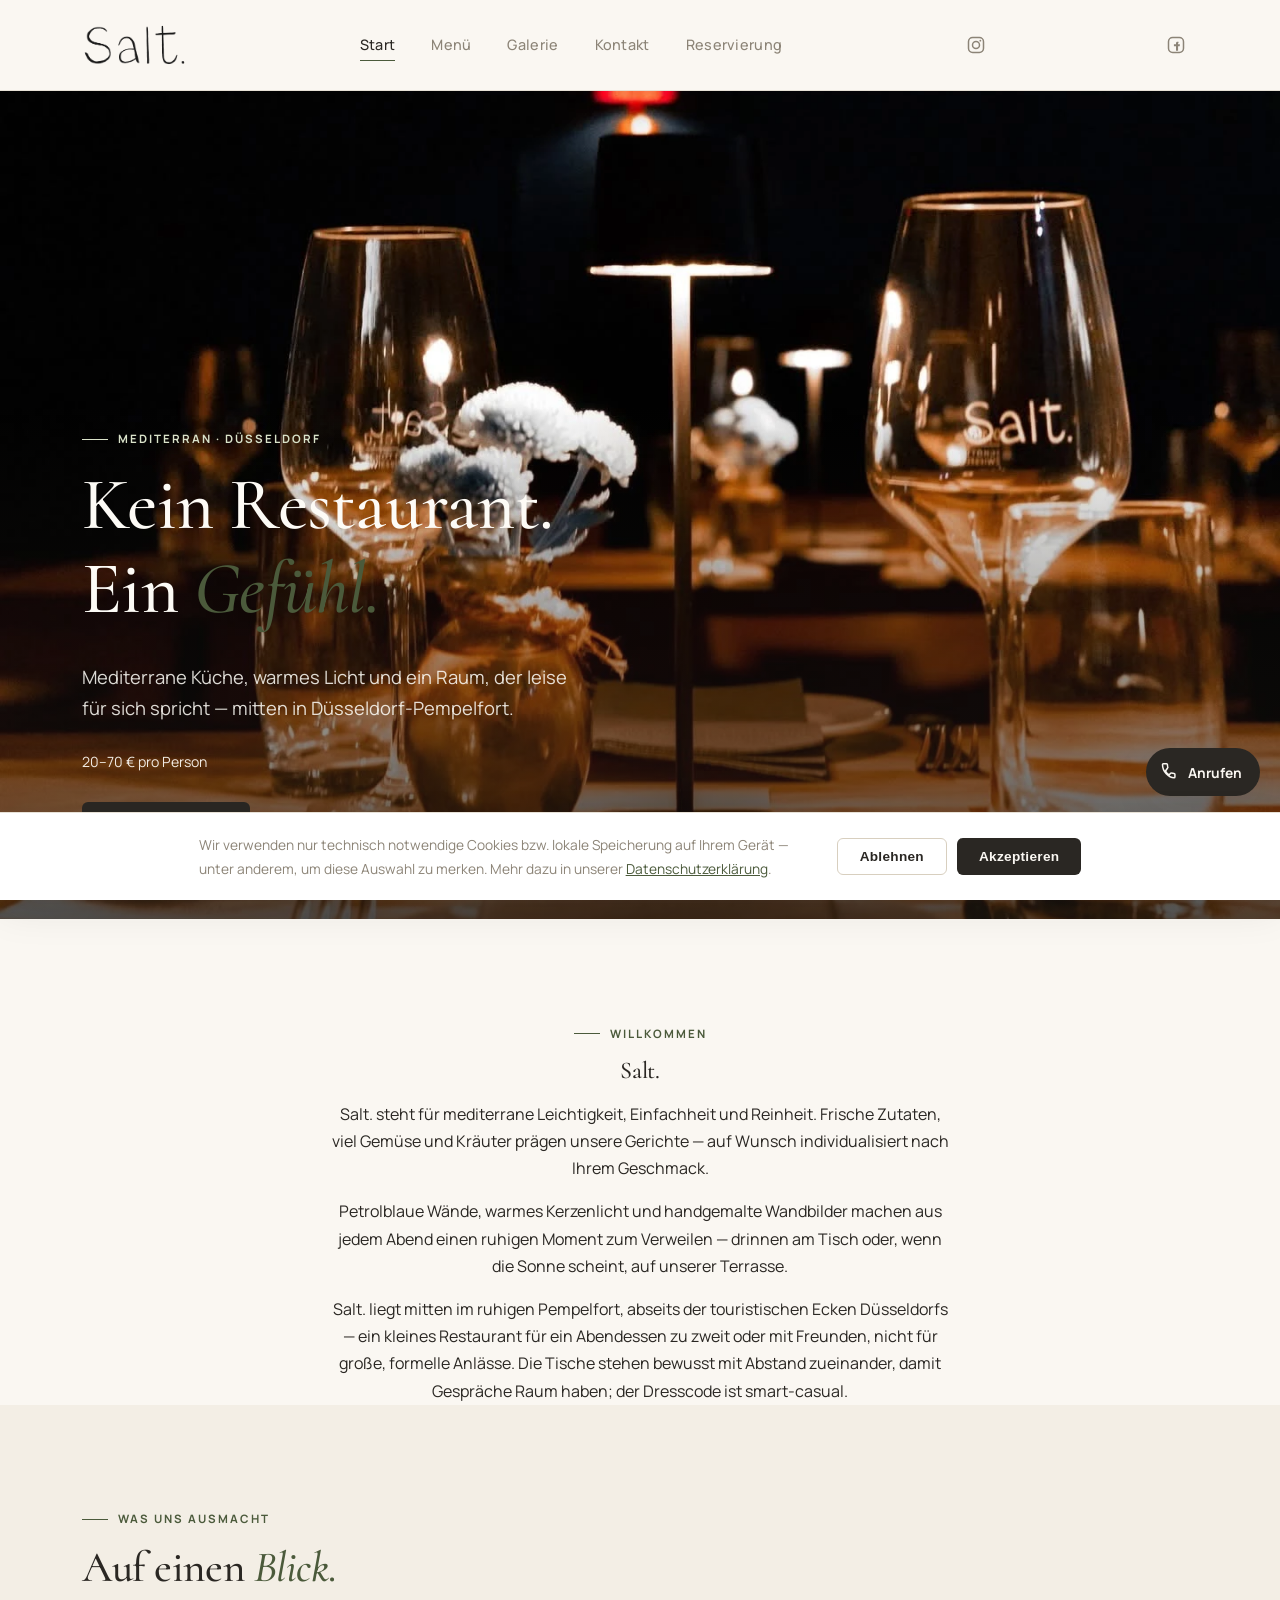
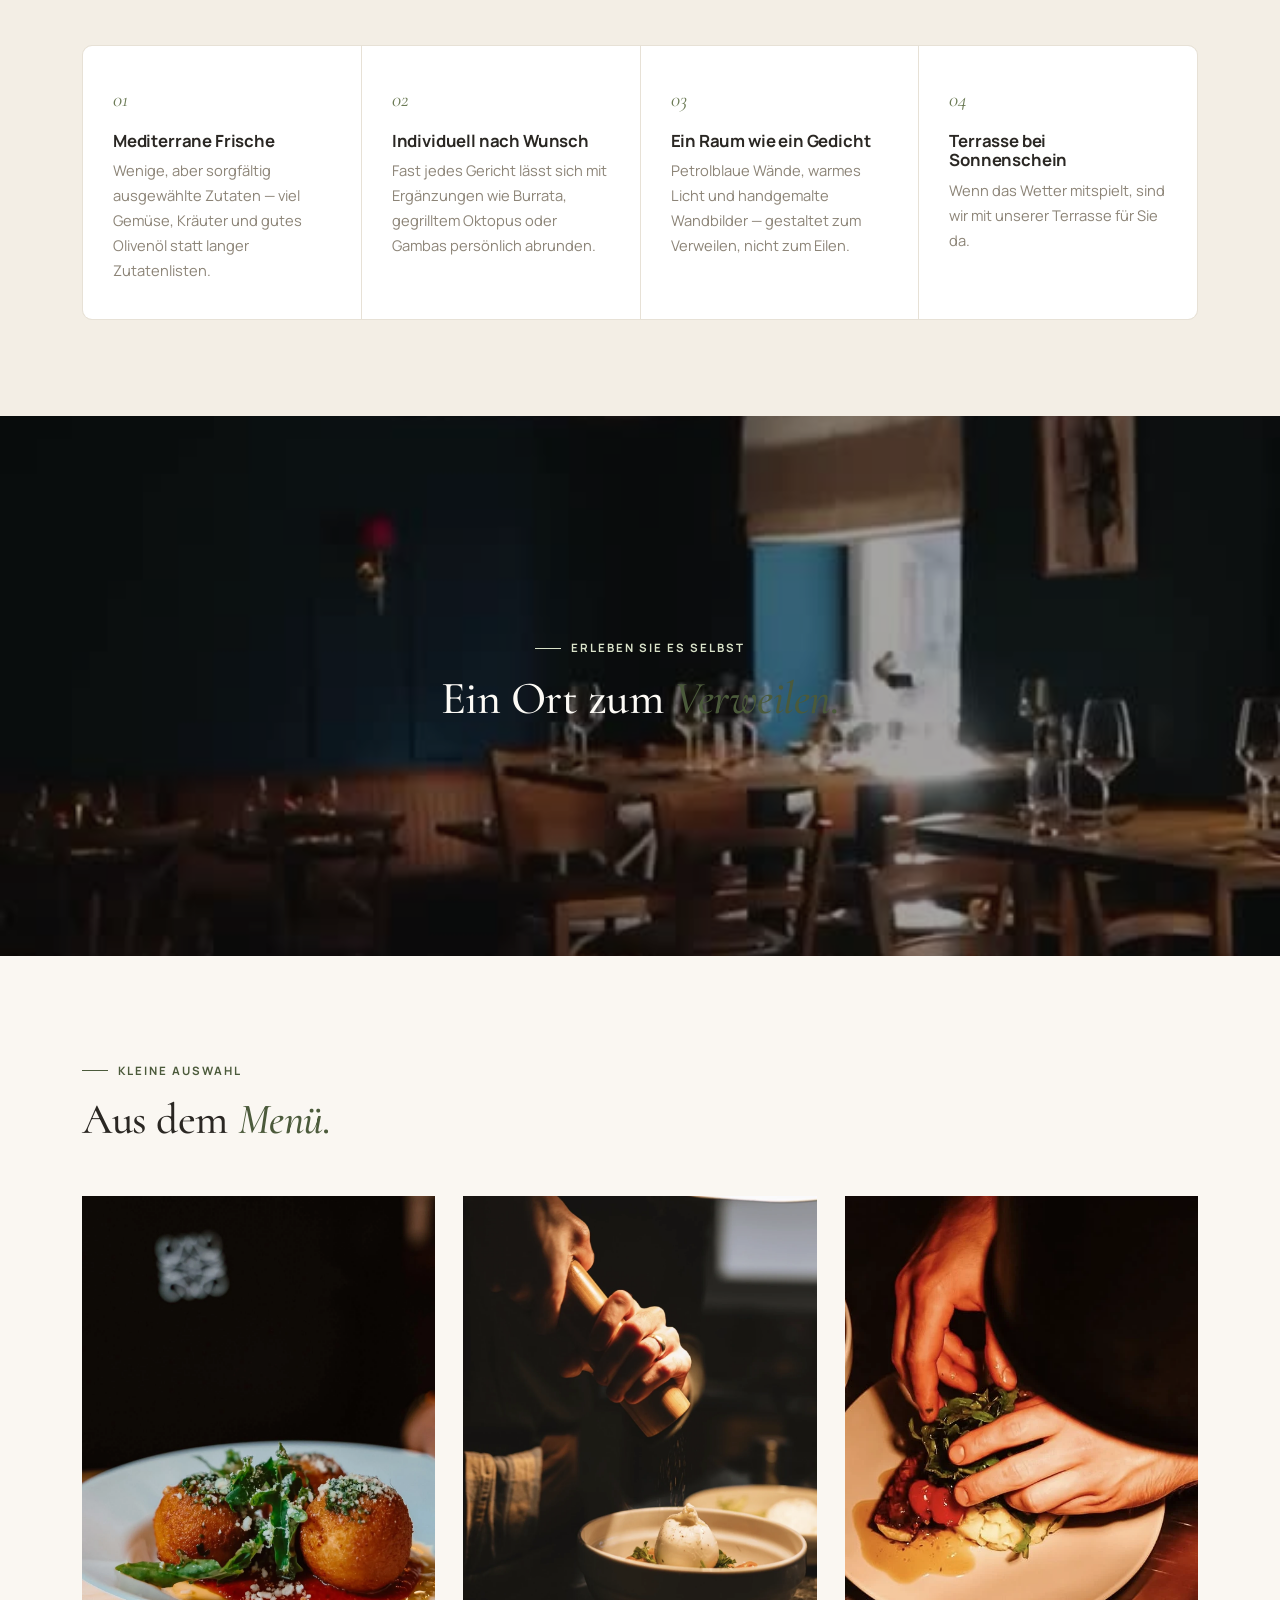
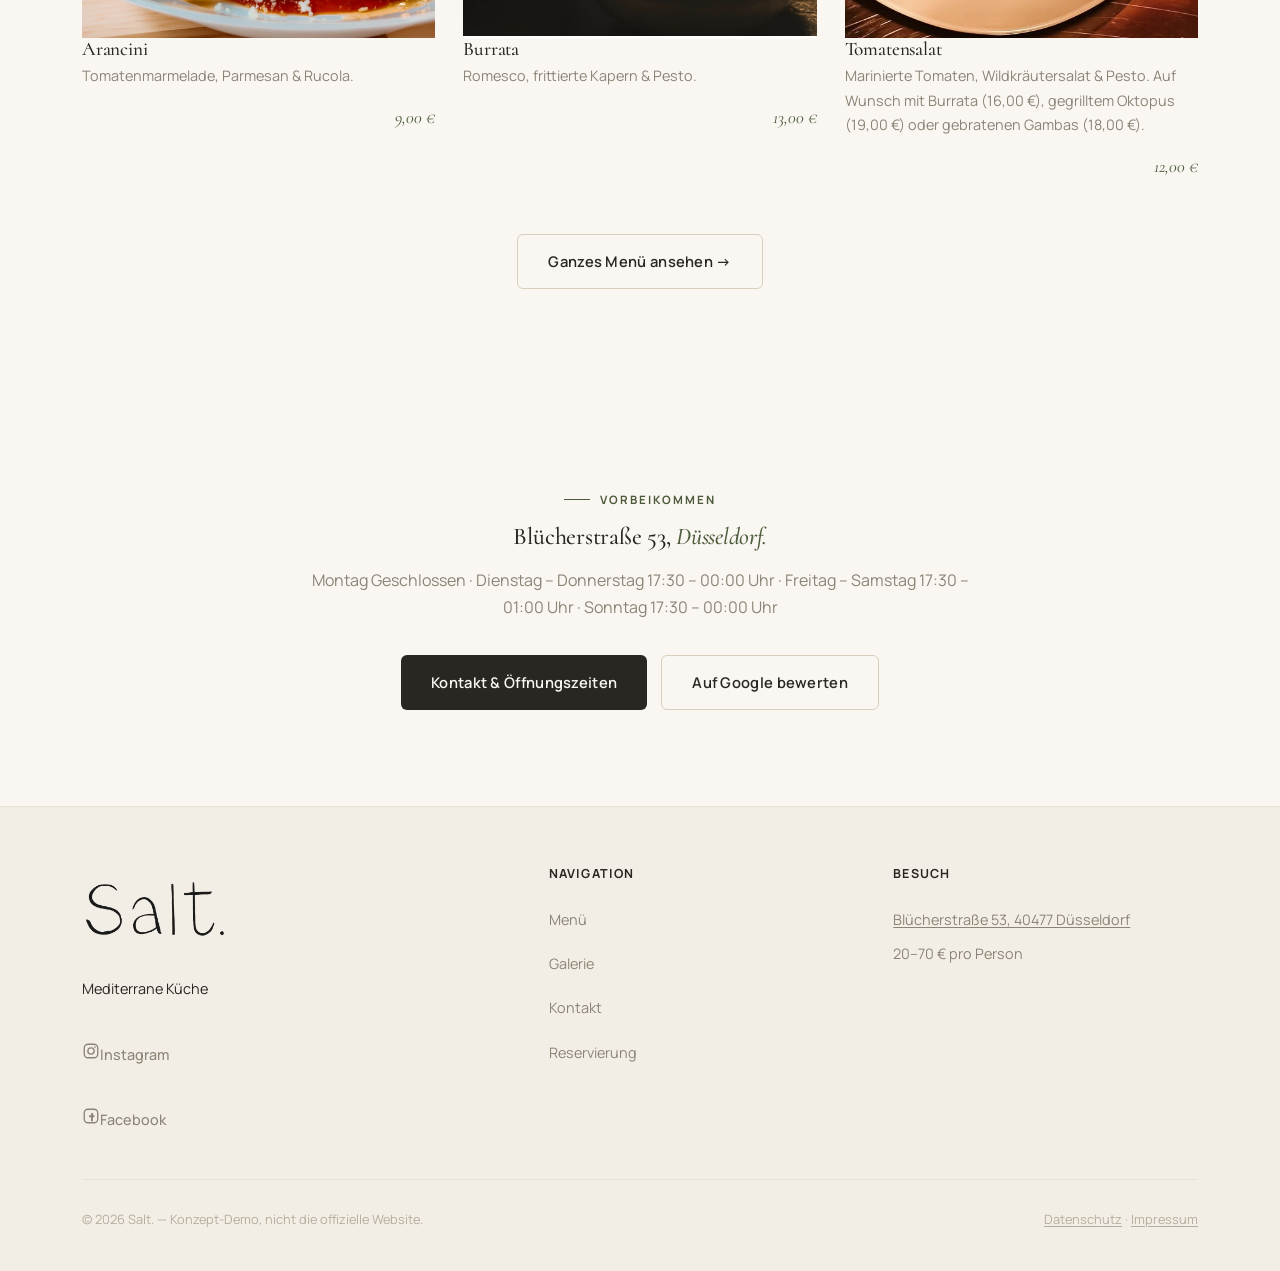
<file: index.html>
<!DOCTYPE html>
<html lang="de">
<head>
<meta charset="UTF-8">
<meta name="viewport" content="width=device-width, initial-scale=1.0">
<title>Salt. — Mediterrane Küche</title>
<meta name="description" content="Salt.: Mediterrane Küche. Blücherstraße 53.">
<meta property="og:title" content="Salt.">
<meta property="og:description" content="Mediterrane Küche.">
<meta property="og:type" content="restaurant">
<script type="application/ld+json">
{
  "@context": "https://schema.org",
  "@type": "Restaurant",
  "name": "Salt.",
  "servesCuisine": "Mediterran",
  "priceRange": "20–70 €",
  "address": {
    "@type": "PostalAddress",
    "streetAddress": "Blücherstraße 53",
    "postalCode": "40477",
    "addressLocality": "Düsseldorf",
    "addressCountry": "DE"
  }
}
</script>
<link rel="preconnect" href="https://fonts.googleapis.com">
<link href="https://fonts.googleapis.com/css2?family=Cormorant:ital,wght@0,400;0,500;0,600;1,400;1,500&family=Manrope:wght@400;500;600;700;800&display=swap" rel="stylesheet">
<link rel="stylesheet" href="style.css?v=202609060724">
<link rel="icon" type="image/svg+xml" href="assets/favicon.svg">
</head>
<body>
<a class="skip-link" href="#main">Zum Inhalt springen</a>
<div class="cookie-banner" id="cookie-banner" hidden>
  <p class="cookie-banner-text">
    Wir verwenden nur technisch notwendige Cookies bzw. lokale Speicherung auf Ihrem Gerät — unter anderem, um diese Auswahl zu merken. Mehr dazu in unserer
    <a href="datenschutz.html">Datenschutzerklärung</a>.
  </p>
  <div class="cookie-banner-actions">
    <button type="button" class="btn btn-line" id="cookie-decline">Ablehnen</button>
    <button type="button" class="btn btn-solid" id="cookie-accept">Akzeptieren</button>
  </div>
</div>
<div class="phone-fab-wrap">
  <div class="phone-fab-menu" id="phone-fab-menu" hidden>
    <a class="phone-fab-menu-item" href="tel:+4915566310076">
      <svg viewBox="0 0 24 24" fill="none" stroke="currentColor" stroke-width="1.8" stroke-linecap="round" stroke-linejoin="round" aria-hidden="true"><path d="M6.6 10.8a9 9 0 0 0 4.6 4.6l1.5-1.8a1 1 0 0 1 1.1-.3c1 .3 2 .5 3.1.5a1 1 0 0 1 1 1V18a1 1 0 0 1-1 1C10.4 19 3 11.6 3 3a1 1 0 0 1 1-1h3.9a1 1 0 0 1 1 1c0 1.1.2 2.1.5 3.1a1 1 0 0 1-.3 1.1z"/></svg>
      Anrufen
    </a>
    <a class="phone-fab-menu-item" href="https://wa.me/4915566310076" target="_blank" rel="noopener">
      <svg viewBox="0 0 24 24" fill="none" stroke="currentColor" stroke-width="1.8" stroke-linecap="round" stroke-linejoin="round" aria-hidden="true"><path d="M12 3a9 9 0 0 0-7.8 13.5L3 21l4.6-1.2A9 9 0 1 0 12 3z"/><path d="M8.5 8.5c-.3.6-.5 1.3-.2 2.4.4 1.6 2.1 3.6 3.8 4.5 1.1.6 2 .6 2.6.4.5-.1 1.1-.6 1.3-1.1.1-.3.1-.6 0-.7-.1-.1-2-1-2.3-1.1-.2-.1-.4-.1-.6.1l-.5.6c-.1.2-.3.2-.5.1-.7-.3-1.9-1.1-2.4-2-.1-.2-.1-.4 0-.5l.4-.5c.1-.2.1-.4 0-.6-.1-.3-.6-1.5-.9-2-.2-.3-.4-.3-.6-.3h-.4c-.2 0-.4.1-.5.1z" fill="currentColor" stroke="none"/></svg>
      WhatsApp
    </a>
  </div>
  <button type="button" class="phone-fab" id="phone-fab-toggle" aria-haspopup="true" aria-expanded="false" aria-label="Kontaktoptionen: Anrufen oder WhatsApp">
    <svg viewBox="0 0 24 24" fill="none" stroke="currentColor" stroke-width="1.8" stroke-linecap="round" stroke-linejoin="round" aria-hidden="true"><path d="M6.6 10.8a9 9 0 0 0 4.6 4.6l1.5-1.8a1 1 0 0 1 1.1-.3c1 .3 2 .5 3.1.5a1 1 0 0 1 1 1V18a1 1 0 0 1-1 1C10.4 19 3 11.6 3 3a1 1 0 0 1 1-1h3.9a1 1 0 0 1 1 1c0 1.1.2 2.1.5 3.1a1 1 0 0 1-.3 1.1z"/></svg>
    <span class="phone-fab-label">Anrufen</span>
  </button>
</div>
<header class="site-header">
  <div class="nav-inner">
    <a class="brand-logo" href="index.html"><img src="assets/logo.svg" alt="Salt."></a>
    <nav class="main-nav" aria-label="Hauptnavigation">
      <ul>
        <li><a href="index.html" aria-current="page">Start</a></li>
        <li><a href="menu.html">Menü</a></li>
        <li><a href="galerie.html">Galerie</a></li>
        <li><a href="kontakt.html">Kontakt</a></li>
        <li><a href="reservierung.html">Reservierung</a></li>
        
      </ul>
    </nav>
    <a class="nav-social" href="https://www.instagram.com/salt_duesseldorf/" target="_blank" rel="noopener" aria-label="Salt. auf Instagram"><svg viewBox="0 0 24 24" fill="none" stroke="currentColor" stroke-width="1.8" stroke-linecap="round" stroke-linejoin="round" aria-hidden="true"><rect x="3" y="3" width="18" height="18" rx="5"/><circle cx="12" cy="12" r="4.2"/><circle cx="17.2" cy="6.8" r="1.1" fill="currentColor" stroke="none"/></svg></a>
    <a class="nav-social" href="https://www.facebook.com/share/1EPLQZnzPR/?mibextid=wwXIfr" target="_blank" rel="noopener" aria-label="Salt. auf Facebook"><svg viewBox="0 0 24 24" fill="none" stroke="currentColor" stroke-width="1.8" stroke-linecap="round" stroke-linejoin="round" aria-hidden="true"><rect x="3" y="3" width="18" height="18" rx="5"/><path d="M15 8h-1.3c-.9 0-1.7.7-1.7 1.7V11H9.5v2.5H12V19h2.5v-5.5h1.9l.3-2.5h-2.2v-1c0-.4.2-.6.6-.6H15z" fill="currentColor" stroke="none"/></svg></a>
    
    <button class="nav-toggle" aria-expanded="false" aria-label="Menü öffnen">&#9776;</button>
  </div>
</header>


<main id="main">

  <section class="hero-full always-visible">
    <picture><source srcset="assets/photos/hero.webp" type="image/webp"><img src="assets/photos/hero.jpg" alt="Salt." width="1600" height="1066" loading="eager"></picture>
    <div class="hero-content">
      <div class="eyebrow">Mediterran · Düsseldorf</div>
      <h1>Kein Restaurant. Ein <em>Gefühl.</em></h1>
      <p class="lead">Mediterrane Küche, warmes Licht und ein Raum, der leise für sich spricht — mitten in Düsseldorf-Pempelfort.</p>
      <div class="hero-meta">
        
        <span>20–70 € pro Person</span>
        
      </div>
      <div style="margin-top:28px;">
        <a class="btn btn-solid" href="menu.html">Menü ansehen</a>
        
      </div>
    </div>
  </section>

  <section class="block" style="padding-bottom:0;">
    <div class="container-narrow reveal" style="text-align:center;">
      <div class="eyebrow" style="justify-content:center;">Willkommen</div>
      <h2>Salt.</h2>
      <p class="lead" style="margin:16px auto 0; max-width:62ch;">Salt. steht für mediterrane Leichtigkeit, Einfachheit und Reinheit. Frische Zutaten, viel Gemüse und Kräuter prägen unsere Gerichte — auf Wunsch individualisiert nach Ihrem Geschmack.</p>
      <p class="lead" style="margin:16px auto 0; max-width:62ch;">Petrolblaue Wände, warmes Kerzenlicht und handgemalte Wandbilder machen aus jedem Abend einen ruhigen Moment zum Verweilen — drinnen am Tisch oder, wenn die Sonne scheint, auf unserer Terrasse.</p>
      <p class="lead" style="margin:16px auto 0; max-width:62ch;">Salt. liegt mitten im ruhigen Pempelfort, abseits der touristischen Ecken Düsseldorfs — ein kleines Restaurant für ein Abendessen zu zweit oder mit Freunden, nicht für große, formelle Anlässe. Die Tische stehen bewusst mit Abstand zueinander, damit Gespräche Raum haben; der Dresscode ist smart-casual.</p>
      
    </div>
  </section>

  <section class="block alt">
    <div class="container">
      <div class="section-heading">
        <div class="eyebrow">Was uns ausmacht</div>
        <h2>Auf einen <em>Blick.</em></h2>
      </div>
      <div class="bento reveal-stagger">
        <div class="bento-item reveal">
          <span class="num">01</span>
          <h3>Mediterrane Frische</h3>
          <p>Wenige, aber sorgfältig ausgewählte Zutaten — viel Gemüse, Kräuter und gutes Olivenöl statt langer Zutatenlisten.</p>
        </div>
        <div class="bento-item reveal">
          <span class="num">02</span>
          <h3>Individuell nach Wunsch</h3>
          <p>Fast jedes Gericht lässt sich mit Ergänzungen wie Burrata, gegrilltem Oktopus oder Gambas persönlich abrunden.</p>
        </div>
        <div class="bento-item reveal">
          <span class="num">03</span>
          <h3>Ein Raum wie ein Gedicht</h3>
          <p>Petrolblaue Wände, warmes Licht und handgemalte Wandbilder — gestaltet zum Verweilen, nicht zum Eilen.</p>
        </div>
        <div class="bento-item reveal">
          <span class="num">04</span>
          <h3>Terrasse bei Sonnenschein</h3>
          <p>Wenn das Wetter mitspielt, sind wir mit unserer Terrasse für Sie da.</p>
        </div>
        
      </div>
    </div>
  </section>

  <section class="video-banner">
    <video autoplay muted loop playsinline preload="metadata" poster="assets/photos/gal_video_poster.jpg" aria-label="Rundgang durch den Gastraum von Salt.">
      <source src="assets/videos/salt_room_tour.mp4" type="video/mp4">
    </video>
    <div class="video-banner-content">
      <div class="eyebrow">Erleben Sie es selbst</div>
      <h2>Ein Ort zum <em>Verweilen.</em></h2>
    </div>
  </section>

  <section class="block">
    <div class="container">
      <div class="section-heading">
        <div class="eyebrow">Kleine Auswahl</div>
        <h2>Aus dem <em>Menü.</em></h2>
      </div>
      <div class="signature-grid reveal-stagger">
        <a class="signature-card reveal" href="menu.html">
          <figure class="frame hover-zoom" style="margin:0;">
            <picture><source srcset="assets/photos/arancini.webp" type="image/webp"><img src="assets/photos/arancini.jpg" alt="Arancini" width="1000" height="750" loading="lazy"></picture>
          </figure>
          <h3>Arancini</h3>
          <p>Tomatenmarmelade, Parmesan &amp; Rucola.</p>
          <div class="tag-price"><span></span><span class="price">9,00 €</span></div>
        </a>
        <a class="signature-card reveal" href="menu.html">
          <figure class="frame hover-zoom" style="margin:0;">
            <picture><source srcset="assets/photos/burrata.webp" type="image/webp"><img src="assets/photos/burrata.jpg" alt="Burrata" width="1000" height="750" loading="lazy"></picture>
          </figure>
          <h3>Burrata</h3>
          <p>Romesco, frittierte Kapern &amp; Pesto.</p>
          <div class="tag-price"><span></span><span class="price">13,00 €</span></div>
        </a>
        <a class="signature-card reveal" href="menu.html">
          <figure class="frame hover-zoom" style="margin:0;">
            <picture><source srcset="assets/photos/tomatensalat.webp" type="image/webp"><img src="assets/photos/tomatensalat.jpg" alt="Tomatensalat" width="1000" height="750" loading="lazy"></picture>
          </figure>
          <h3>Tomatensalat</h3>
          <p>Marinierte Tomaten, Wildkräutersalat &amp; Pesto. Auf Wunsch mit Burrata (16,00 €), gegrilltem Oktopus (19,00 €) oder gebratenen Gambas (18,00 €).</p>
          <div class="tag-price"><span></span><span class="price">12,00 €</span></div>
        </a>
        
      </div>
      <div style="text-align:center; margin-top:52px;">
        <a class="btn btn-line" href="menu.html">Ganzes Menü ansehen →</a>
      </div>
    </div>
  </section>

  

  <section class="block" style="text-align:center;">
    <div class="container-narrow">
      <div class="eyebrow" style="justify-content:center;">Vorbeikommen</div>
      <h2>Blücherstraße 53, <em>Düsseldorf.</em></h2>
      <p class="lead" style="margin:16px auto 0; color:var(--ink-dim);">Montag Geschlossen · Dienstag – Donnerstag 17:30 – 00:00 Uhr · Freitag – Samstag 17:30 – 01:00 Uhr · Sonntag 17:30 – 00:00 Uhr</p>
      <div style="margin-top:34px; display:flex; gap:14px; justify-content:center; flex-wrap:wrap;">
        <a class="btn btn-solid" href="kontakt.html">Kontakt &amp; Öffnungszeiten</a>
        <a class="btn btn-line" href="https://search.google.com/local/writereview?placeid=ChIJwciE9FTJuEcRNhwZ8h2Djdc" target="_blank" rel="noopener">Auf Google bewerten</a>
      </div>
    </div>
  </section>

</main>

<footer class="site-footer">
  <div class="container">
    <div class="footer-grid">
      <div>
        <a class="brand-logo" href="index.html"><img src="assets/logo.svg" alt="Salt."></a>
        <p style="margin-top:18px; max-width:32ch;">Mediterrane Küche</p>
        <div style="display:flex; flex-direction:column; gap:4px;">
          <a class="social-link" href="https://www.instagram.com/salt_duesseldorf/" target="_blank" rel="noopener"><svg viewBox="0 0 24 24" fill="none" stroke="currentColor" stroke-width="1.8" stroke-linecap="round" stroke-linejoin="round" aria-hidden="true"><rect x="3" y="3" width="18" height="18" rx="5"/><circle cx="12" cy="12" r="4.2"/><circle cx="17.2" cy="6.8" r="1.1" fill="currentColor" stroke="none"/></svg>Instagram</a>
          <a class="social-link" href="https://www.facebook.com/share/1EPLQZnzPR/?mibextid=wwXIfr" target="_blank" rel="noopener"><svg viewBox="0 0 24 24" fill="none" stroke="currentColor" stroke-width="1.8" stroke-linecap="round" stroke-linejoin="round" aria-hidden="true"><rect x="3" y="3" width="18" height="18" rx="5"/><path d="M15 8h-1.3c-.9 0-1.7.7-1.7 1.7V11H9.5v2.5H12V19h2.5v-5.5h1.9l.3-2.5h-2.2v-1c0-.4.2-.6.6-.6H15z" fill="currentColor" stroke="none"/></svg>Facebook</a>
        </div>
      </div>
      <div>
        <h4>Navigation</h4>
        <ul>
          <li><a href="menu.html">Menü</a></li>
          <li><a href="galerie.html">Galerie</a></li>
          <li><a href="kontakt.html">Kontakt</a></li>
          <li><a href="reservierung.html">Reservierung</a></li>
          
        </ul>
      </div>
      <div>
        <h4>Besuch</h4>
        <ul>
          <li><a href="https://www.google.com/maps/search/?api=1&amp;query=Salt.%20Bl%C3%BCcherstra%C3%9Fe%2053%2040477%20D%C3%BCsseldorf" target="_blank" rel="noopener">Blücherstraße 53, 40477 Düsseldorf</a></li>
          
          <li>20–70 € pro Person</li>
        </ul>
      </div>
    </div>
    <div class="footer-bottom">
      <span>&copy; 2026 Salt. — Konzept-Demo, nicht die offizielle Website.</span>
      <span><a href="datenschutz.html">Datenschutz</a> · <a href="impressum.html">Impressum</a></span>
    </div>
  </div>
</footer>

<script>window.SITE_I18N = {"msgRequired":"Dieses Feld wird benötigt.","msgInvalidEmail":"Bitte eine gültige E-Mail-Adresse eingeben.","contactConfirmTpl":"Danke, {name}. Ihre Nachricht wurde erfasst. Demo — es wird aktuell nichts versendet.","reservationConfirmTpl":"Danke, {name}. Reservierungsanfrage für {guests} Personen am {date} um {time} Uhr erfasst. Demo — es wird aktuell nichts versendet."};</script>
<script src="script.js?v=202609060724"></script>
<script type="module" src="components/index.js"></script>

</body>
</html>
</file>
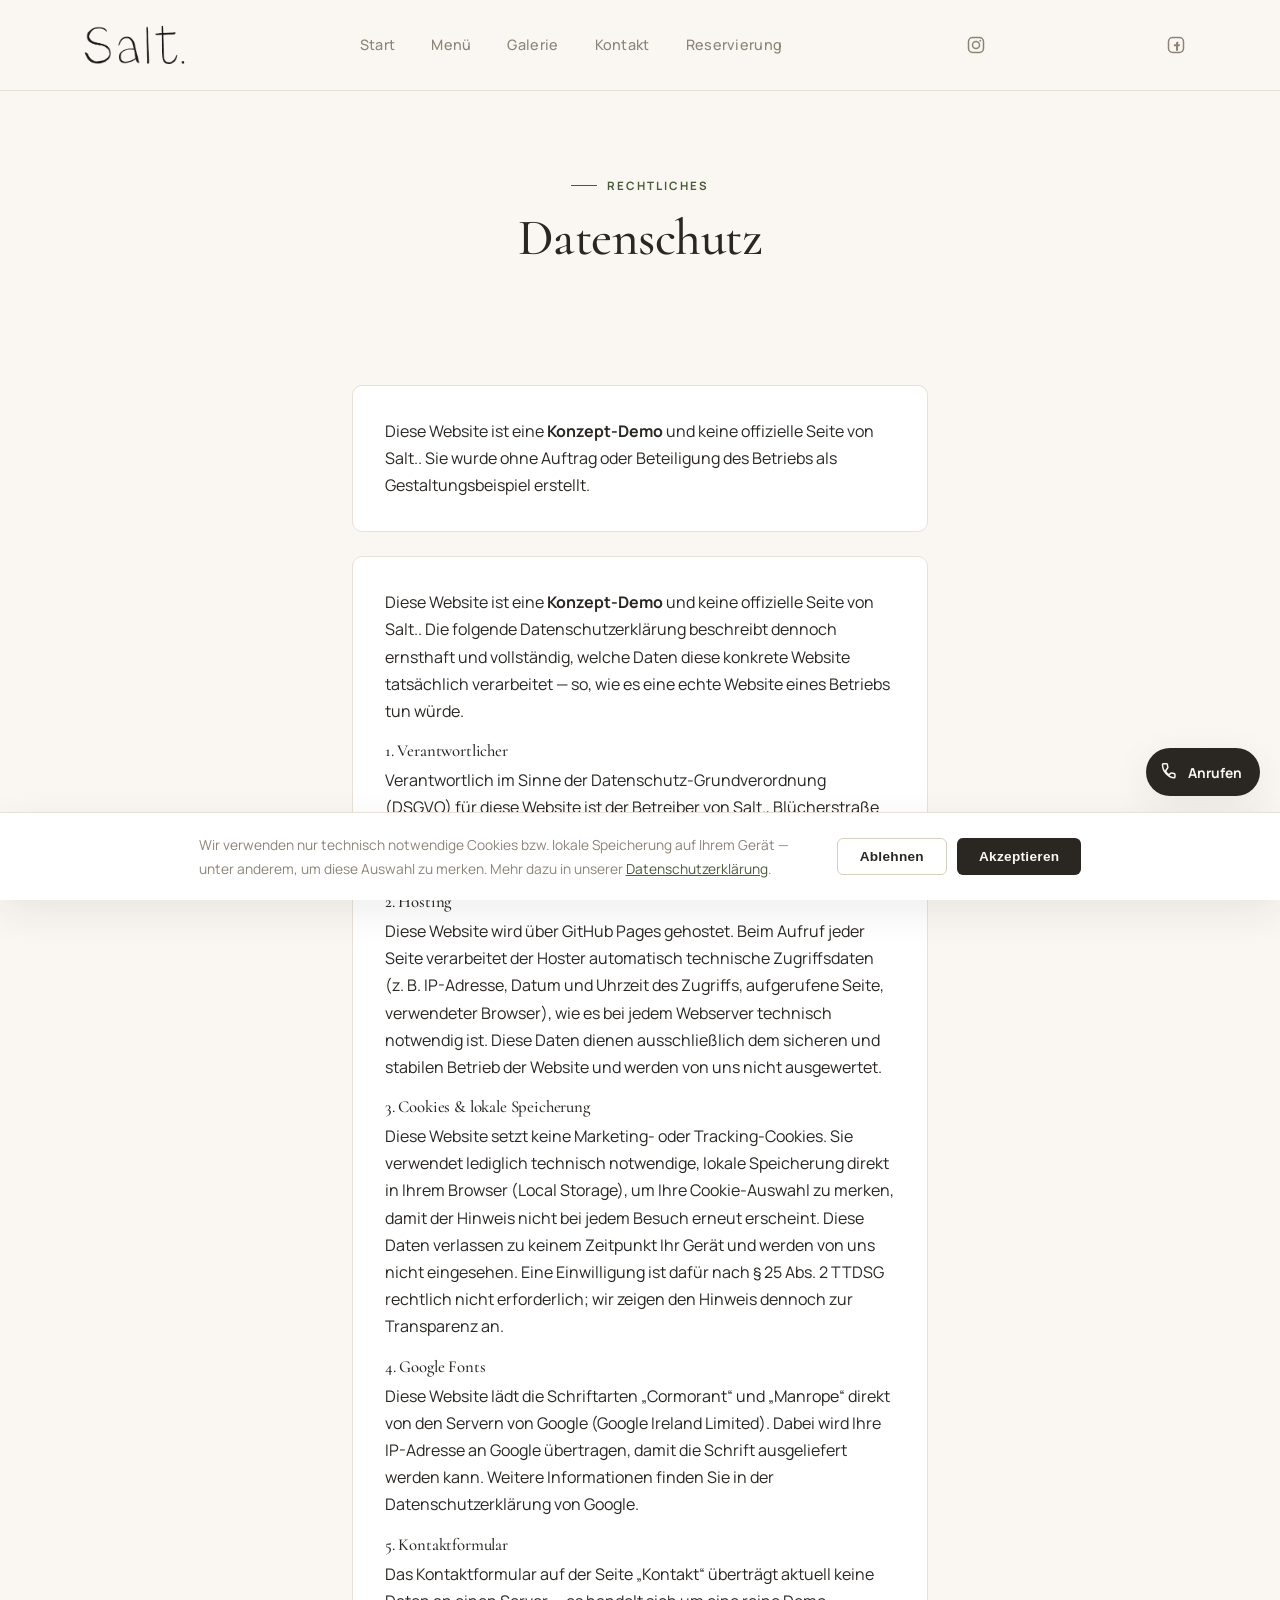
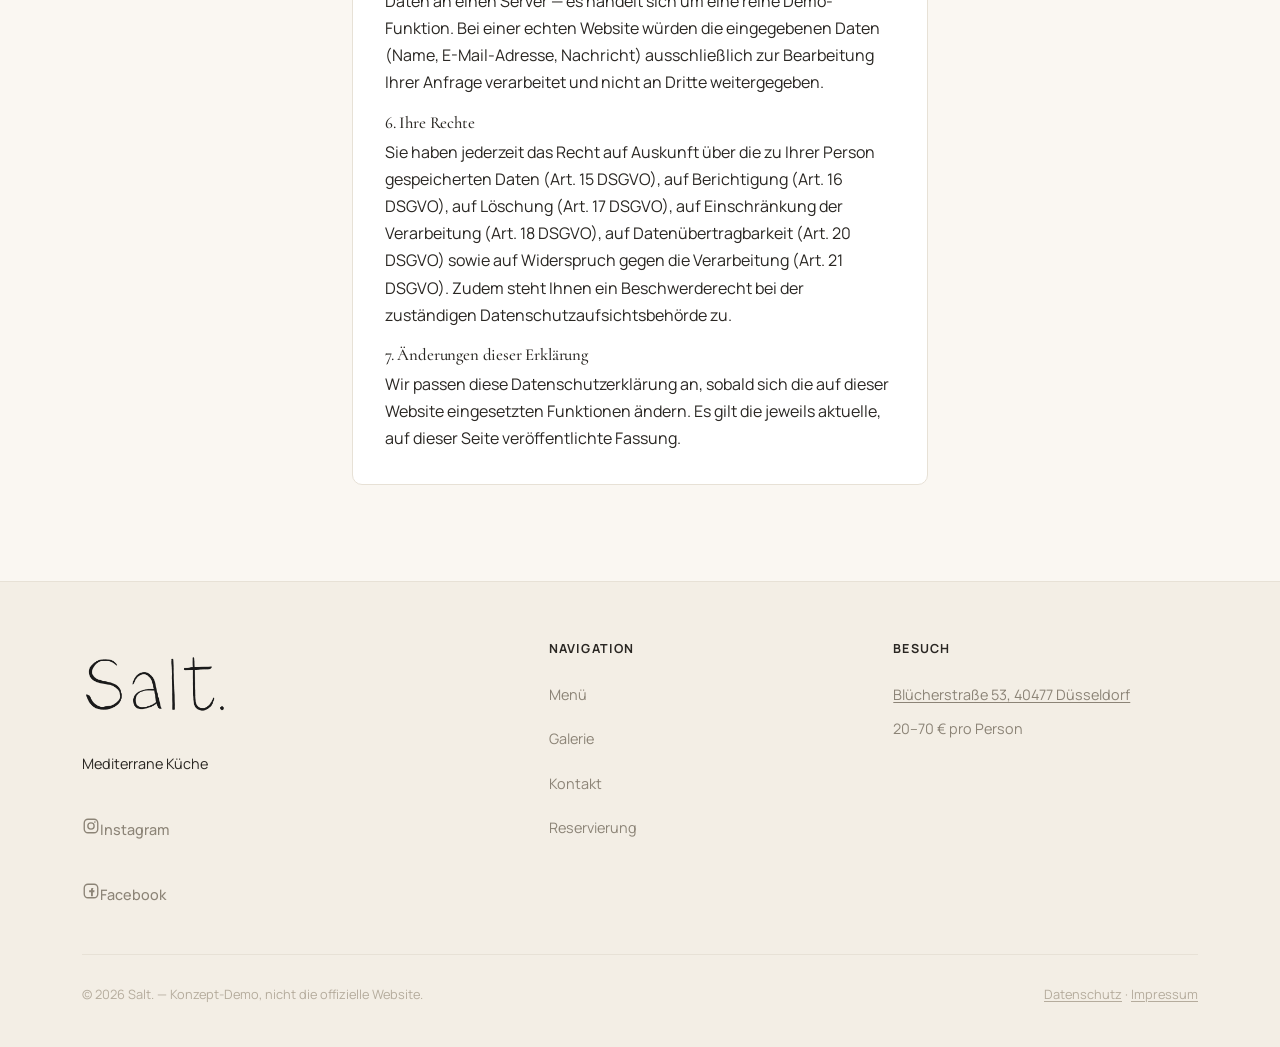
<file: datenschutz.html>
<!DOCTYPE html>
<html lang="de">
<head>
<meta charset="UTF-8">
<meta name="viewport" content="width=device-width, initial-scale=1.0">
<title>Datenschutz — Salt.</title>
<meta name="description" content="Datenschutz — Salt..">
<link rel="preconnect" href="https://fonts.googleapis.com">
<link href="https://fonts.googleapis.com/css2?family=Cormorant:ital,wght@0,400;0,500;0,600;1,400;1,500&family=Manrope:wght@400;500;600;700;800&display=swap" rel="stylesheet">
<link rel="stylesheet" href="style.css?v=202609060724">
<link rel="icon" type="image/svg+xml" href="assets/favicon.svg">
</head>
<body>
<a class="skip-link" href="#main">Zum Inhalt springen</a>
<div class="cookie-banner" id="cookie-banner" hidden>
  <p class="cookie-banner-text">
    Wir verwenden nur technisch notwendige Cookies bzw. lokale Speicherung auf Ihrem Gerät — unter anderem, um diese Auswahl zu merken. Mehr dazu in unserer
    <a href="datenschutz.html">Datenschutzerklärung</a>.
  </p>
  <div class="cookie-banner-actions">
    <button type="button" class="btn btn-line" id="cookie-decline">Ablehnen</button>
    <button type="button" class="btn btn-solid" id="cookie-accept">Akzeptieren</button>
  </div>
</div>
<div class="phone-fab-wrap">
  <div class="phone-fab-menu" id="phone-fab-menu" hidden>
    <a class="phone-fab-menu-item" href="tel:+4915566310076">
      <svg viewBox="0 0 24 24" fill="none" stroke="currentColor" stroke-width="1.8" stroke-linecap="round" stroke-linejoin="round" aria-hidden="true"><path d="M6.6 10.8a9 9 0 0 0 4.6 4.6l1.5-1.8a1 1 0 0 1 1.1-.3c1 .3 2 .5 3.1.5a1 1 0 0 1 1 1V18a1 1 0 0 1-1 1C10.4 19 3 11.6 3 3a1 1 0 0 1 1-1h3.9a1 1 0 0 1 1 1c0 1.1.2 2.1.5 3.1a1 1 0 0 1-.3 1.1z"/></svg>
      Anrufen
    </a>
    <a class="phone-fab-menu-item" href="https://wa.me/4915566310076" target="_blank" rel="noopener">
      <svg viewBox="0 0 24 24" fill="none" stroke="currentColor" stroke-width="1.8" stroke-linecap="round" stroke-linejoin="round" aria-hidden="true"><path d="M12 3a9 9 0 0 0-7.8 13.5L3 21l4.6-1.2A9 9 0 1 0 12 3z"/><path d="M8.5 8.5c-.3.6-.5 1.3-.2 2.4.4 1.6 2.1 3.6 3.8 4.5 1.1.6 2 .6 2.6.4.5-.1 1.1-.6 1.3-1.1.1-.3.1-.6 0-.7-.1-.1-2-1-2.3-1.1-.2-.1-.4-.1-.6.1l-.5.6c-.1.2-.3.2-.5.1-.7-.3-1.9-1.1-2.4-2-.1-.2-.1-.4 0-.5l.4-.5c.1-.2.1-.4 0-.6-.1-.3-.6-1.5-.9-2-.2-.3-.4-.3-.6-.3h-.4c-.2 0-.4.1-.5.1z" fill="currentColor" stroke="none"/></svg>
      WhatsApp
    </a>
  </div>
  <button type="button" class="phone-fab" id="phone-fab-toggle" aria-haspopup="true" aria-expanded="false" aria-label="Kontaktoptionen: Anrufen oder WhatsApp">
    <svg viewBox="0 0 24 24" fill="none" stroke="currentColor" stroke-width="1.8" stroke-linecap="round" stroke-linejoin="round" aria-hidden="true"><path d="M6.6 10.8a9 9 0 0 0 4.6 4.6l1.5-1.8a1 1 0 0 1 1.1-.3c1 .3 2 .5 3.1.5a1 1 0 0 1 1 1V18a1 1 0 0 1-1 1C10.4 19 3 11.6 3 3a1 1 0 0 1 1-1h3.9a1 1 0 0 1 1 1c0 1.1.2 2.1.5 3.1a1 1 0 0 1-.3 1.1z"/></svg>
    <span class="phone-fab-label">Anrufen</span>
  </button>
</div>
<header class="site-header">
  <div class="nav-inner">
    <a class="brand-logo" href="index.html"><img src="assets/logo.svg" alt="Salt."></a>
    <nav class="main-nav" aria-label="Hauptnavigation">
      <ul>
        <li><a href="index.html">Start</a></li>
        <li><a href="menu.html">Menü</a></li>
        <li><a href="galerie.html">Galerie</a></li>
        <li><a href="kontakt.html">Kontakt</a></li>
        <li><a href="reservierung.html">Reservierung</a></li>
        
      </ul>
    </nav>
    <a class="nav-social" href="https://www.instagram.com/salt_duesseldorf/" target="_blank" rel="noopener" aria-label="Salt. auf Instagram"><svg viewBox="0 0 24 24" fill="none" stroke="currentColor" stroke-width="1.8" stroke-linecap="round" stroke-linejoin="round" aria-hidden="true"><rect x="3" y="3" width="18" height="18" rx="5"/><circle cx="12" cy="12" r="4.2"/><circle cx="17.2" cy="6.8" r="1.1" fill="currentColor" stroke="none"/></svg></a>
    <a class="nav-social" href="https://www.facebook.com/share/1EPLQZnzPR/?mibextid=wwXIfr" target="_blank" rel="noopener" aria-label="Salt. auf Facebook"><svg viewBox="0 0 24 24" fill="none" stroke="currentColor" stroke-width="1.8" stroke-linecap="round" stroke-linejoin="round" aria-hidden="true"><rect x="3" y="3" width="18" height="18" rx="5"/><path d="M15 8h-1.3c-.9 0-1.7.7-1.7 1.7V11H9.5v2.5H12V19h2.5v-5.5h1.9l.3-2.5h-2.2v-1c0-.4.2-.6.6-.6H15z" fill="currentColor" stroke="none"/></svg></a>
    
    <button class="nav-toggle" aria-expanded="false" aria-label="Menü öffnen">&#9776;</button>
  </div>
</header>

<main id="main">
  <section class="page-hero" style="padding-bottom:0;">
    <div class="container-narrow" style="text-align:center;">
      <div class="eyebrow" style="justify-content:center;">Rechtliches</div>
      <h1>Datenschutz</h1>
    </div>
  </section>

  <section class="block">
    <div class="container-text">
      <div class="info-card reveal" style="margin-bottom:24px;">
        <p style="margin:0;">Diese Website ist eine <strong>Konzept-Demo</strong> und keine offizielle Seite von Salt.. Sie wurde ohne Auftrag oder Beteiligung des Betriebs als Gestaltungsbeispiel erstellt.</p>
      </div>

      <div class="info-card reveal">
        
        <p>Diese Website ist eine <strong>Konzept-Demo</strong> und keine offizielle Seite von Salt.. Die folgende Datenschutzerklärung beschreibt dennoch ernsthaft und vollständig, welche Daten diese konkrete Website tatsächlich verarbeitet — so, wie es eine echte Website eines Betriebs tun würde.</p>
        
        <h3 style="font-size:1.05rem;">1. Verantwortlicher</h3>
        <p>Verantwortlich im Sinne der Datenschutz-Grundverordnung (DSGVO) für diese Website ist der Betreiber von Salt., Blücherstraße 53, 40477 Düsseldorf. Anfragen zum Datenschutz nehmen wir über das Kontaktformular auf der Seite „Kontakt“ entgegen.</p>
        
        <h3 style="font-size:1.05rem;">2. Hosting</h3>
        <p>Diese Website wird über GitHub Pages gehostet. Beim Aufruf jeder Seite verarbeitet der Hoster automatisch technische Zugriffsdaten (z. B. IP-Adresse, Datum und Uhrzeit des Zugriffs, aufgerufene Seite, verwendeter Browser), wie es bei jedem Webserver technisch notwendig ist. Diese Daten dienen ausschließlich dem sicheren und stabilen Betrieb der Website und werden von uns nicht ausgewertet.</p>
        
        <h3 style="font-size:1.05rem;">3. Cookies &amp; lokale Speicherung</h3>
        <p>Diese Website setzt keine Marketing- oder Tracking-Cookies. Sie verwendet lediglich technisch notwendige, lokale Speicherung direkt in Ihrem Browser (Local Storage), um Ihre Cookie-Auswahl zu merken, damit der Hinweis nicht bei jedem Besuch erneut erscheint. Diese Daten verlassen zu keinem Zeitpunkt Ihr Gerät und werden von uns nicht eingesehen. Eine Einwilligung ist dafür nach § 25 Abs. 2 TTDSG rechtlich nicht erforderlich; wir zeigen den Hinweis dennoch zur Transparenz an.</p>
        
        <h3 style="font-size:1.05rem;">4. Google Fonts</h3>
        <p>Diese Website lädt die Schriftarten „Cormorant“ und „Manrope“ direkt von den Servern von Google (Google Ireland Limited). Dabei wird Ihre IP-Adresse an Google übertragen, damit die Schrift ausgeliefert werden kann. Weitere Informationen finden Sie in der Datenschutzerklärung von Google.</p>
        
        <h3 style="font-size:1.05rem;">5. Kontaktformular</h3>
        <p>Das Kontaktformular auf der Seite „Kontakt“ überträgt aktuell keine Daten an einen Server — es handelt sich um eine reine Demo-Funktion. Bei einer echten Website würden die eingegebenen Daten (Name, E-Mail-Adresse, Nachricht) ausschließlich zur Bearbeitung Ihrer Anfrage verarbeitet und nicht an Dritte weitergegeben.</p>
        
        <h3 style="font-size:1.05rem;">6. Ihre Rechte</h3>
        <p>Sie haben jederzeit das Recht auf Auskunft über die zu Ihrer Person gespeicherten Daten (Art. 15 DSGVO), auf Berichtigung (Art. 16 DSGVO), auf Löschung (Art. 17 DSGVO), auf Einschränkung der Verarbeitung (Art. 18 DSGVO), auf Datenübertragbarkeit (Art. 20 DSGVO) sowie auf Widerspruch gegen die Verarbeitung (Art. 21 DSGVO). Zudem steht Ihnen ein Beschwerderecht bei der zuständigen Datenschutzaufsichtsbehörde zu.</p>
        
        <h3 style="font-size:1.05rem;">7. Änderungen dieser Erklärung</h3>
        <p>Wir passen diese Datenschutzerklärung an, sobald sich die auf dieser Website eingesetzten Funktionen ändern. Es gilt die jeweils aktuelle, auf dieser Seite veröffentlichte Fassung.</p>
        
        
      </div>
    </div>
  </section>
</main>
<footer class="site-footer">
  <div class="container">
    <div class="footer-grid">
      <div>
        <a class="brand-logo" href="index.html"><img src="assets/logo.svg" alt="Salt."></a>
        <p style="margin-top:18px; max-width:32ch;">Mediterrane Küche</p>
        <div style="display:flex; flex-direction:column; gap:4px;">
          <a class="social-link" href="https://www.instagram.com/salt_duesseldorf/" target="_blank" rel="noopener"><svg viewBox="0 0 24 24" fill="none" stroke="currentColor" stroke-width="1.8" stroke-linecap="round" stroke-linejoin="round" aria-hidden="true"><rect x="3" y="3" width="18" height="18" rx="5"/><circle cx="12" cy="12" r="4.2"/><circle cx="17.2" cy="6.8" r="1.1" fill="currentColor" stroke="none"/></svg>Instagram</a>
          <a class="social-link" href="https://www.facebook.com/share/1EPLQZnzPR/?mibextid=wwXIfr" target="_blank" rel="noopener"><svg viewBox="0 0 24 24" fill="none" stroke="currentColor" stroke-width="1.8" stroke-linecap="round" stroke-linejoin="round" aria-hidden="true"><rect x="3" y="3" width="18" height="18" rx="5"/><path d="M15 8h-1.3c-.9 0-1.7.7-1.7 1.7V11H9.5v2.5H12V19h2.5v-5.5h1.9l.3-2.5h-2.2v-1c0-.4.2-.6.6-.6H15z" fill="currentColor" stroke="none"/></svg>Facebook</a>
        </div>
      </div>
      <div>
        <h4>Navigation</h4>
        <ul>
          <li><a href="menu.html">Menü</a></li>
          <li><a href="galerie.html">Galerie</a></li>
          <li><a href="kontakt.html">Kontakt</a></li>
          <li><a href="reservierung.html">Reservierung</a></li>
          
        </ul>
      </div>
      <div>
        <h4>Besuch</h4>
        <ul>
          <li><a href="https://www.google.com/maps/search/?api=1&amp;query=Salt.%20Bl%C3%BCcherstra%C3%9Fe%2053%2040477%20D%C3%BCsseldorf" target="_blank" rel="noopener">Blücherstraße 53, 40477 Düsseldorf</a></li>
          
          <li>20–70 € pro Person</li>
        </ul>
      </div>
    </div>
    <div class="footer-bottom">
      <span>&copy; 2026 Salt. — Konzept-Demo, nicht die offizielle Website.</span>
      <span><a href="datenschutz.html">Datenschutz</a> · <a href="impressum.html">Impressum</a></span>
    </div>
  </div>
</footer>

<script>window.SITE_I18N = {"msgRequired":"Dieses Feld wird benötigt.","msgInvalidEmail":"Bitte eine gültige E-Mail-Adresse eingeben.","contactConfirmTpl":"Danke, {name}. Ihre Nachricht wurde erfasst. Demo — es wird aktuell nichts versendet.","reservationConfirmTpl":"Danke, {name}. Reservierungsanfrage für {guests} Personen am {date} um {time} Uhr erfasst. Demo — es wird aktuell nichts versendet."};</script>
<script src="script.js?v=202609060724"></script>
<script type="module" src="components/index.js"></script>

</body>
</html>
</file>
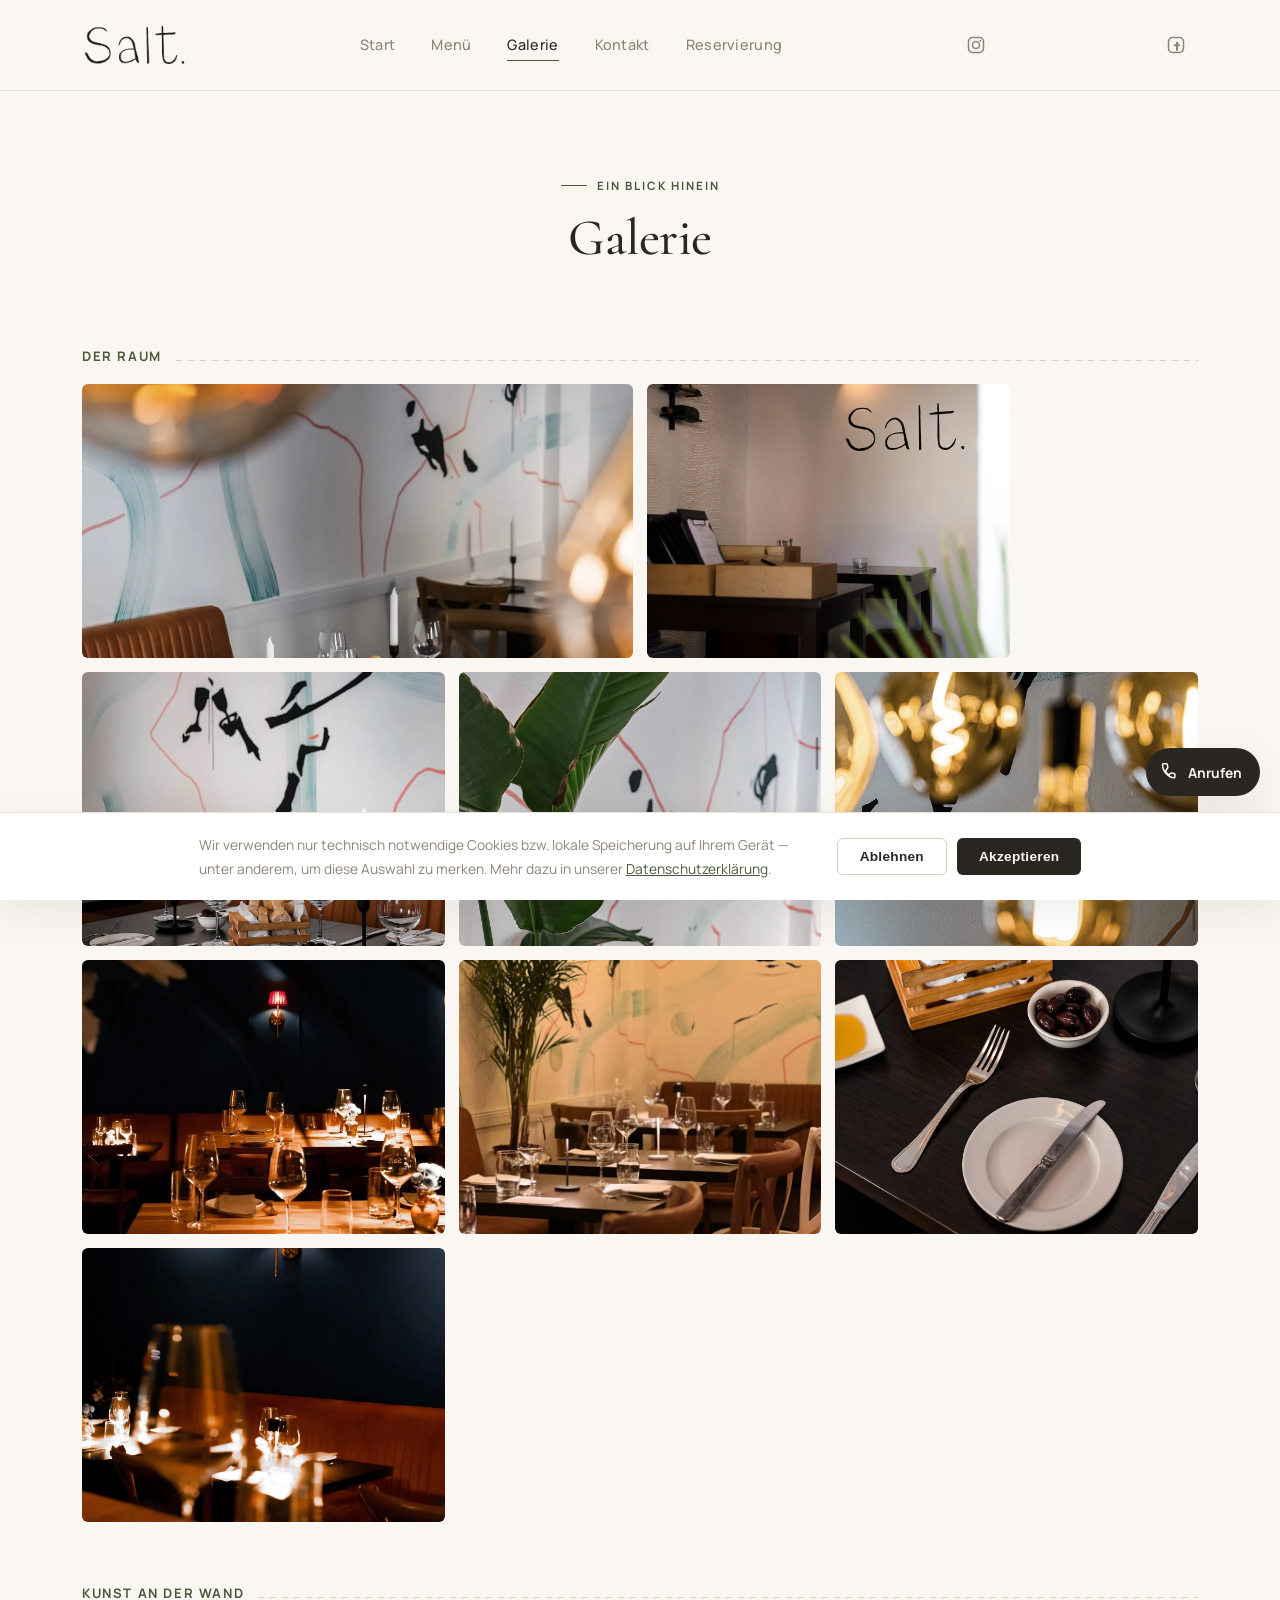
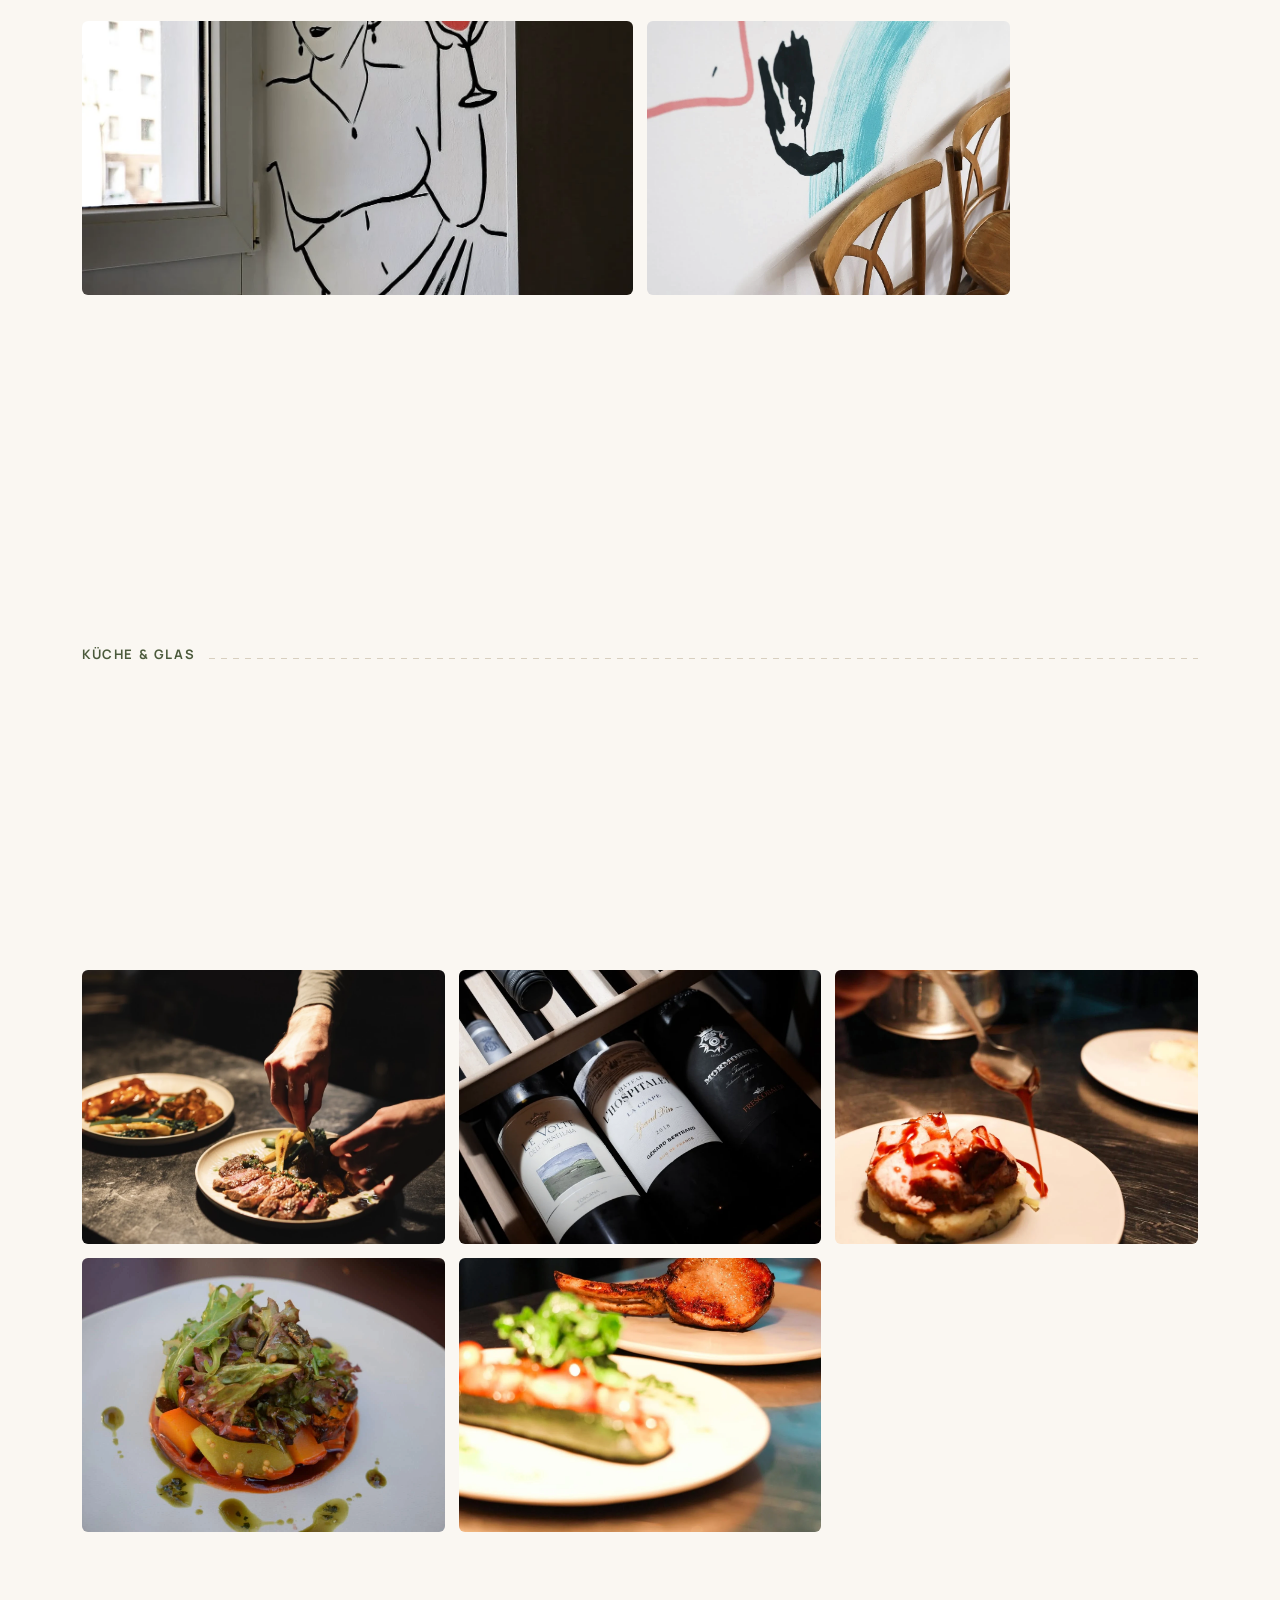
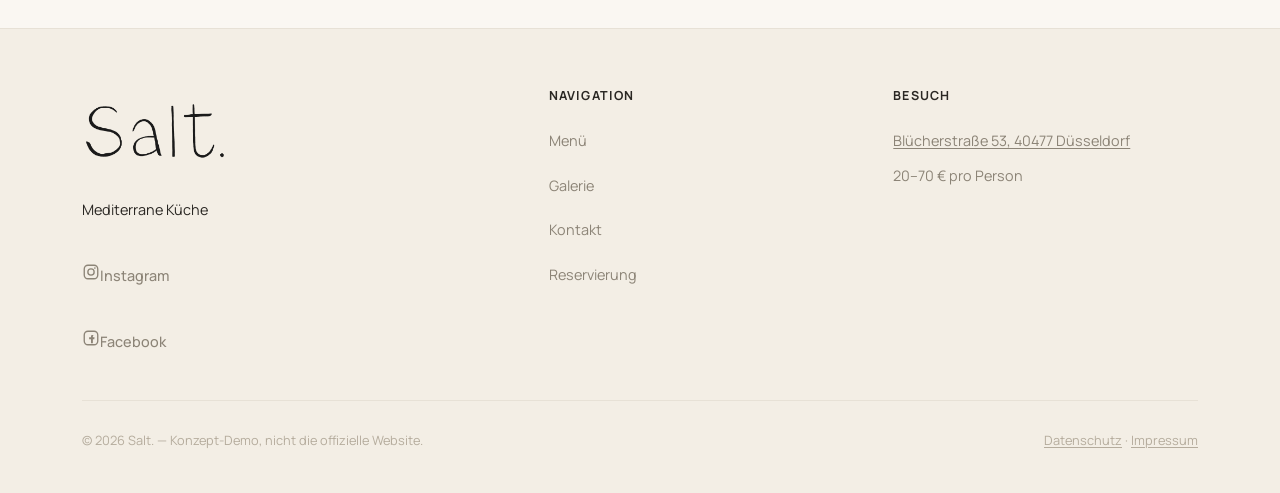
<file: galerie.html>
<!DOCTYPE html>
<html lang="de">
<head>
<meta charset="UTF-8">
<meta name="viewport" content="width=device-width, initial-scale=1.0">
<title>Galerie — Salt.</title>
<meta name="description" content="Galerie — Salt..">
<meta property="og:title" content="Galerie — Salt.">
<meta property="og:type" content="website">
<link rel="preconnect" href="https://fonts.googleapis.com">
<link href="https://fonts.googleapis.com/css2?family=Cormorant:ital,wght@0,400;0,500;0,600;1,400;1,500&family=Manrope:wght@400;500;600;700;800&display=swap" rel="stylesheet">
<link rel="stylesheet" href="style.css?v=202609060724">
<link rel="icon" type="image/svg+xml" href="assets/favicon.svg">
</head>
<body>
<a class="skip-link" href="#main">Zum Inhalt springen</a>
<div class="cookie-banner" id="cookie-banner" hidden>
  <p class="cookie-banner-text">
    Wir verwenden nur technisch notwendige Cookies bzw. lokale Speicherung auf Ihrem Gerät — unter anderem, um diese Auswahl zu merken. Mehr dazu in unserer
    <a href="datenschutz.html">Datenschutzerklärung</a>.
  </p>
  <div class="cookie-banner-actions">
    <button type="button" class="btn btn-line" id="cookie-decline">Ablehnen</button>
    <button type="button" class="btn btn-solid" id="cookie-accept">Akzeptieren</button>
  </div>
</div>
<div class="phone-fab-wrap">
  <div class="phone-fab-menu" id="phone-fab-menu" hidden>
    <a class="phone-fab-menu-item" href="tel:+4915566310076">
      <svg viewBox="0 0 24 24" fill="none" stroke="currentColor" stroke-width="1.8" stroke-linecap="round" stroke-linejoin="round" aria-hidden="true"><path d="M6.6 10.8a9 9 0 0 0 4.6 4.6l1.5-1.8a1 1 0 0 1 1.1-.3c1 .3 2 .5 3.1.5a1 1 0 0 1 1 1V18a1 1 0 0 1-1 1C10.4 19 3 11.6 3 3a1 1 0 0 1 1-1h3.9a1 1 0 0 1 1 1c0 1.1.2 2.1.5 3.1a1 1 0 0 1-.3 1.1z"/></svg>
      Anrufen
    </a>
    <a class="phone-fab-menu-item" href="https://wa.me/4915566310076" target="_blank" rel="noopener">
      <svg viewBox="0 0 24 24" fill="none" stroke="currentColor" stroke-width="1.8" stroke-linecap="round" stroke-linejoin="round" aria-hidden="true"><path d="M12 3a9 9 0 0 0-7.8 13.5L3 21l4.6-1.2A9 9 0 1 0 12 3z"/><path d="M8.5 8.5c-.3.6-.5 1.3-.2 2.4.4 1.6 2.1 3.6 3.8 4.5 1.1.6 2 .6 2.6.4.5-.1 1.1-.6 1.3-1.1.1-.3.1-.6 0-.7-.1-.1-2-1-2.3-1.1-.2-.1-.4-.1-.6.1l-.5.6c-.1.2-.3.2-.5.1-.7-.3-1.9-1.1-2.4-2-.1-.2-.1-.4 0-.5l.4-.5c.1-.2.1-.4 0-.6-.1-.3-.6-1.5-.9-2-.2-.3-.4-.3-.6-.3h-.4c-.2 0-.4.1-.5.1z" fill="currentColor" stroke="none"/></svg>
      WhatsApp
    </a>
  </div>
  <button type="button" class="phone-fab" id="phone-fab-toggle" aria-haspopup="true" aria-expanded="false" aria-label="Kontaktoptionen: Anrufen oder WhatsApp">
    <svg viewBox="0 0 24 24" fill="none" stroke="currentColor" stroke-width="1.8" stroke-linecap="round" stroke-linejoin="round" aria-hidden="true"><path d="M6.6 10.8a9 9 0 0 0 4.6 4.6l1.5-1.8a1 1 0 0 1 1.1-.3c1 .3 2 .5 3.1.5a1 1 0 0 1 1 1V18a1 1 0 0 1-1 1C10.4 19 3 11.6 3 3a1 1 0 0 1 1-1h3.9a1 1 0 0 1 1 1c0 1.1.2 2.1.5 3.1a1 1 0 0 1-.3 1.1z"/></svg>
    <span class="phone-fab-label">Anrufen</span>
  </button>
</div>
<header class="site-header">
  <div class="nav-inner">
    <a class="brand-logo" href="index.html"><img src="assets/logo.svg" alt="Salt."></a>
    <nav class="main-nav" aria-label="Hauptnavigation">
      <ul>
        <li><a href="index.html">Start</a></li>
        <li><a href="menu.html">Menü</a></li>
        <li><a href="galerie.html" aria-current="page">Galerie</a></li>
        <li><a href="kontakt.html">Kontakt</a></li>
        <li><a href="reservierung.html">Reservierung</a></li>
        
      </ul>
    </nav>
    <a class="nav-social" href="https://www.instagram.com/salt_duesseldorf/" target="_blank" rel="noopener" aria-label="Salt. auf Instagram"><svg viewBox="0 0 24 24" fill="none" stroke="currentColor" stroke-width="1.8" stroke-linecap="round" stroke-linejoin="round" aria-hidden="true"><rect x="3" y="3" width="18" height="18" rx="5"/><circle cx="12" cy="12" r="4.2"/><circle cx="17.2" cy="6.8" r="1.1" fill="currentColor" stroke="none"/></svg></a>
    <a class="nav-social" href="https://www.facebook.com/share/1EPLQZnzPR/?mibextid=wwXIfr" target="_blank" rel="noopener" aria-label="Salt. auf Facebook"><svg viewBox="0 0 24 24" fill="none" stroke="currentColor" stroke-width="1.8" stroke-linecap="round" stroke-linejoin="round" aria-hidden="true"><rect x="3" y="3" width="18" height="18" rx="5"/><path d="M15 8h-1.3c-.9 0-1.7.7-1.7 1.7V11H9.5v2.5H12V19h2.5v-5.5h1.9l.3-2.5h-2.2v-1c0-.4.2-.6.6-.6H15z" fill="currentColor" stroke="none"/></svg></a>
    
    <button class="nav-toggle" aria-expanded="false" aria-label="Menü öffnen">&#9776;</button>
  </div>
</header>

<main id="main">
  <section class="page-hero">
    <div class="container-narrow" style="text-align:center;">
      <div class="eyebrow" style="justify-content:center;">Ein Blick hinein</div>
      <h1>Galerie</h1>
    </div>
  </section>

  <section class="block" style="padding-top:12px;">
    <div class="container">
      <div class="gallery-section">
        <div class="gallery-cat-heading"><h2>Der Raum</h2><div class="rule"></div></div>
        <div class="gallery-grid reveal-stagger">
          <figure class="gallery-item w3 h2 reveal" style="margin:0;">
            <picture><source srcset="assets/photos/gal_interior_lounge.webp" type="image/webp"><img src="assets/photos/gal_interior_lounge.jpg" alt="Blick in den Gastraum" width="1000" height="700" loading="lazy"></picture>
            <span class="gallery-label">Blick in den Gastraum</span>
          </figure>
          <figure class="gallery-item w2 h2 reveal" style="margin:0;">
            <picture><source srcset="assets/photos/gal_wall_signage.webp" type="image/webp"><img src="assets/photos/gal_wall_signage.jpg" alt="Weinregal und Salt.-Schriftzug" width="1000" height="700" loading="lazy"></picture>
            <span class="gallery-label">Weinregal und Salt.-Schriftzug</span>
          </figure>
          <figure class="gallery-item w2 h2 reveal" style="margin:0;">
            <picture><source srcset="assets/photos/gal_candlelit_table.webp" type="image/webp"><img src="assets/photos/gal_candlelit_table.jpg" alt="Gedeckter Tisch bei Kerzenlicht" width="1000" height="700" loading="lazy"></picture>
            <span class="gallery-label">Gedeckter Tisch bei Kerzenlicht</span>
          </figure>
          <figure class="gallery-item w2 h2 reveal" style="margin:0;">
            <picture><source srcset="assets/photos/gal_plant_mural.webp" type="image/webp"><img src="assets/photos/gal_plant_mural.jpg" alt="Pflanze vor der Wandmalerei" width="1000" height="700" loading="lazy"></picture>
            <span class="gallery-label">Pflanze vor der Wandmalerei</span>
          </figure>
          <figure class="gallery-item w2 h2 reveal" style="margin:0;">
            <picture><source srcset="assets/photos/gal_pendant_lights.webp" type="image/webp"><img src="assets/photos/gal_pendant_lights.jpg" alt="Beleuchtung am Abend" width="1000" height="700" loading="lazy"></picture>
            <span class="gallery-label">Beleuchtung am Abend</span>
          </figure>
          <figure class="gallery-item w2 h2 reveal" style="margin:0;">
            <picture><source srcset="assets/photos/gal_dining_room_wide.webp" type="image/webp"><img src="assets/photos/gal_dining_room_wide.jpg" alt="Der Gastraum am Abend" width="1000" height="700" loading="lazy"></picture>
            <span class="gallery-label">Der Gastraum am Abend</span>
          </figure>
          <figure class="gallery-item w2 h2 reveal" style="margin:0;">
            <picture><source srcset="assets/photos/gal_interior_plant2.webp" type="image/webp"><img src="assets/photos/gal_interior_plant2.jpg" alt="Sitzecke mit Pflanze" width="1000" height="700" loading="lazy"></picture>
            <span class="gallery-label">Sitzecke mit Pflanze</span>
          </figure>
          <figure class="gallery-item w2 h2 reveal" style="margin:0;">
            <picture><source srcset="assets/photos/gal_bread_basket.webp" type="image/webp"><img src="assets/photos/gal_bread_basket.jpg" alt="Eingedeckter Tisch" width="1000" height="700" loading="lazy"></picture>
            <span class="gallery-label">Eingedeckter Tisch</span>
          </figure>
          <figure class="gallery-item w2 h2 reveal" style="margin:0;">
            <picture><source srcset="assets/photos/gal_moody_booth.webp" type="image/webp"><img src="assets/photos/gal_moody_booth.jpg" alt="Ruhige Ecke am Abend" width="1000" height="700" loading="lazy"></picture>
            <span class="gallery-label">Ruhige Ecke am Abend</span>
          </figure>
          
        </div>
      </div>
      <div class="gallery-section">
        <div class="gallery-cat-heading"><h2>Kunst an der Wand</h2><div class="rule"></div></div>
        <div class="gallery-grid reveal-stagger">
          <figure class="gallery-item w3 h2 reveal" style="margin:0;">
            <picture><source srcset="assets/photos/gal_mural_woman.webp" type="image/webp"><img src="assets/photos/gal_mural_woman.jpg" alt="Wandmalerei mit Weinglas" width="1000" height="700" loading="lazy"></picture>
            <span class="gallery-label">Wandmalerei mit Weinglas</span>
          </figure>
          <figure class="gallery-item w2 h2 reveal" style="margin:0;">
            <picture><source srcset="assets/photos/gal_mural_drip.webp" type="image/webp"><img src="assets/photos/gal_mural_drip.jpg" alt="Detail der Wandmalerei" width="1000" height="700" loading="lazy"></picture>
            <span class="gallery-label">Detail der Wandmalerei</span>
          </figure>
          <figure class="gallery-item w2 h2 reveal" style="margin:0;">
            <picture><source srcset="assets/photos/gal_mural_chairs.webp" type="image/webp"><img src="assets/photos/gal_mural_chairs.jpg" alt="Wandmalerei über den Bistrostühlen" width="1000" height="700" loading="lazy"></picture>
            <span class="gallery-label">Wandmalerei über den Bistrostühlen</span>
          </figure>
          <figure class="gallery-item w2 h2 reveal" style="margin:0;">
            <picture><source srcset="assets/photos/gal_table_candles.webp" type="image/webp"><img src="assets/photos/gal_table_candles.jpg" alt="Kerzenlicht am Abend" width="1000" height="700" loading="lazy"></picture>
            <span class="gallery-label">Kerzenlicht am Abend</span>
          </figure>
          <figure class="gallery-item w2 h2 reveal" style="margin:0;">
            <picture><source srcset="assets/photos/gal_mural_couple_night.webp" type="image/webp"><img src="assets/photos/gal_mural_couple_night.jpg" alt="Wandmalerei am Abend" width="1000" height="700" loading="lazy"></picture>
            <span class="gallery-label">Wandmalerei am Abend</span>
          </figure>
          
        </div>
      </div>
      <div class="gallery-section">
        <div class="gallery-cat-heading"><h2>Küche &amp; Glas</h2><div class="rule"></div></div>
        <div class="gallery-grid reveal-stagger">
          <figure class="gallery-item w3 h2 reveal" style="margin:0;">
            <picture><source srcset="assets/photos/gal_chef_plating.webp" type="image/webp"><img src="assets/photos/gal_chef_plating.jpg" alt="Beim Anrichten" width="1000" height="700" loading="lazy"></picture>
            <span class="gallery-label">Beim Anrichten</span>
          </figure>
          <figure class="gallery-item w2 h2 reveal" style="margin:0;">
            <picture><source srcset="assets/photos/gal_chef_portrait.webp" type="image/webp"><img src="assets/photos/gal_chef_portrait.jpg" alt="In der Küche" width="1000" height="700" loading="lazy"></picture>
            <span class="gallery-label">In der Küche</span>
          </figure>
          <figure class="gallery-item w2 h2 reveal" style="margin:0;">
            <picture><source srcset="assets/photos/gal_plated_steak.webp" type="image/webp"><img src="assets/photos/gal_plated_steak.jpg" alt="Frisch angerichtet" width="1000" height="700" loading="lazy"></picture>
            <span class="gallery-label">Frisch angerichtet</span>
          </figure>
          <figure class="gallery-item w2 h2 reveal" style="margin:0;">
            <picture><source srcset="assets/photos/gal_wine.webp" type="image/webp"><img src="assets/photos/gal_wine.jpg" alt="Ausgewählte Weine" width="1000" height="700" loading="lazy"></picture>
            <span class="gallery-label">Ausgewählte Weine</span>
          </figure>
          <figure class="gallery-item w2 h2 reveal" style="margin:0;">
            <picture><source srcset="assets/photos/gal_chef_saucing.webp" type="image/webp"><img src="assets/photos/gal_chef_saucing.jpg" alt="Letzter Schliff" width="1000" height="700" loading="lazy"></picture>
            <span class="gallery-label">Letzter Schliff</span>
          </figure>
          <figure class="gallery-item w2 h2 reveal" style="margin:0;">
            <picture><source srcset="assets/photos/gal_seasonal_salad.webp" type="image/webp"><img src="assets/photos/gal_seasonal_salad.jpg" alt="Saisonaler Teller" width="1000" height="700" loading="lazy"></picture>
            <span class="gallery-label">Saisonaler Teller</span>
          </figure>
          <figure class="gallery-item w2 h2 reveal" style="margin:0;">
            <picture><source srcset="assets/photos/gal_lamb_chop.webp" type="image/webp"><img src="assets/photos/gal_lamb_chop.jpg" alt="Vom Grill" width="1000" height="700" loading="lazy"></picture>
            <span class="gallery-label">Vom Grill</span>
          </figure>
          
        </div>
      </div>
    </div>
  </section>
</main>
<footer class="site-footer">
  <div class="container">
    <div class="footer-grid">
      <div>
        <a class="brand-logo" href="index.html"><img src="assets/logo.svg" alt="Salt."></a>
        <p style="margin-top:18px; max-width:32ch;">Mediterrane Küche</p>
        <div style="display:flex; flex-direction:column; gap:4px;">
          <a class="social-link" href="https://www.instagram.com/salt_duesseldorf/" target="_blank" rel="noopener"><svg viewBox="0 0 24 24" fill="none" stroke="currentColor" stroke-width="1.8" stroke-linecap="round" stroke-linejoin="round" aria-hidden="true"><rect x="3" y="3" width="18" height="18" rx="5"/><circle cx="12" cy="12" r="4.2"/><circle cx="17.2" cy="6.8" r="1.1" fill="currentColor" stroke="none"/></svg>Instagram</a>
          <a class="social-link" href="https://www.facebook.com/share/1EPLQZnzPR/?mibextid=wwXIfr" target="_blank" rel="noopener"><svg viewBox="0 0 24 24" fill="none" stroke="currentColor" stroke-width="1.8" stroke-linecap="round" stroke-linejoin="round" aria-hidden="true"><rect x="3" y="3" width="18" height="18" rx="5"/><path d="M15 8h-1.3c-.9 0-1.7.7-1.7 1.7V11H9.5v2.5H12V19h2.5v-5.5h1.9l.3-2.5h-2.2v-1c0-.4.2-.6.6-.6H15z" fill="currentColor" stroke="none"/></svg>Facebook</a>
        </div>
      </div>
      <div>
        <h4>Navigation</h4>
        <ul>
          <li><a href="menu.html">Menü</a></li>
          <li><a href="galerie.html">Galerie</a></li>
          <li><a href="kontakt.html">Kontakt</a></li>
          <li><a href="reservierung.html">Reservierung</a></li>
          
        </ul>
      </div>
      <div>
        <h4>Besuch</h4>
        <ul>
          <li><a href="https://www.google.com/maps/search/?api=1&amp;query=Salt.%20Bl%C3%BCcherstra%C3%9Fe%2053%2040477%20D%C3%BCsseldorf" target="_blank" rel="noopener">Blücherstraße 53, 40477 Düsseldorf</a></li>
          
          <li>20–70 € pro Person</li>
        </ul>
      </div>
    </div>
    <div class="footer-bottom">
      <span>&copy; 2026 Salt. — Konzept-Demo, nicht die offizielle Website.</span>
      <span><a href="datenschutz.html">Datenschutz</a> · <a href="impressum.html">Impressum</a></span>
    </div>
  </div>
</footer>

<script>window.SITE_I18N = {"msgRequired":"Dieses Feld wird benötigt.","msgInvalidEmail":"Bitte eine gültige E-Mail-Adresse eingeben.","contactConfirmTpl":"Danke, {name}. Ihre Nachricht wurde erfasst. Demo — es wird aktuell nichts versendet.","reservationConfirmTpl":"Danke, {name}. Reservierungsanfrage für {guests} Personen am {date} um {time} Uhr erfasst. Demo — es wird aktuell nichts versendet."};</script>
<script src="script.js?v=202609060724"></script>
<script type="module" src="components/index.js"></script>

</body>
</html>
</file>
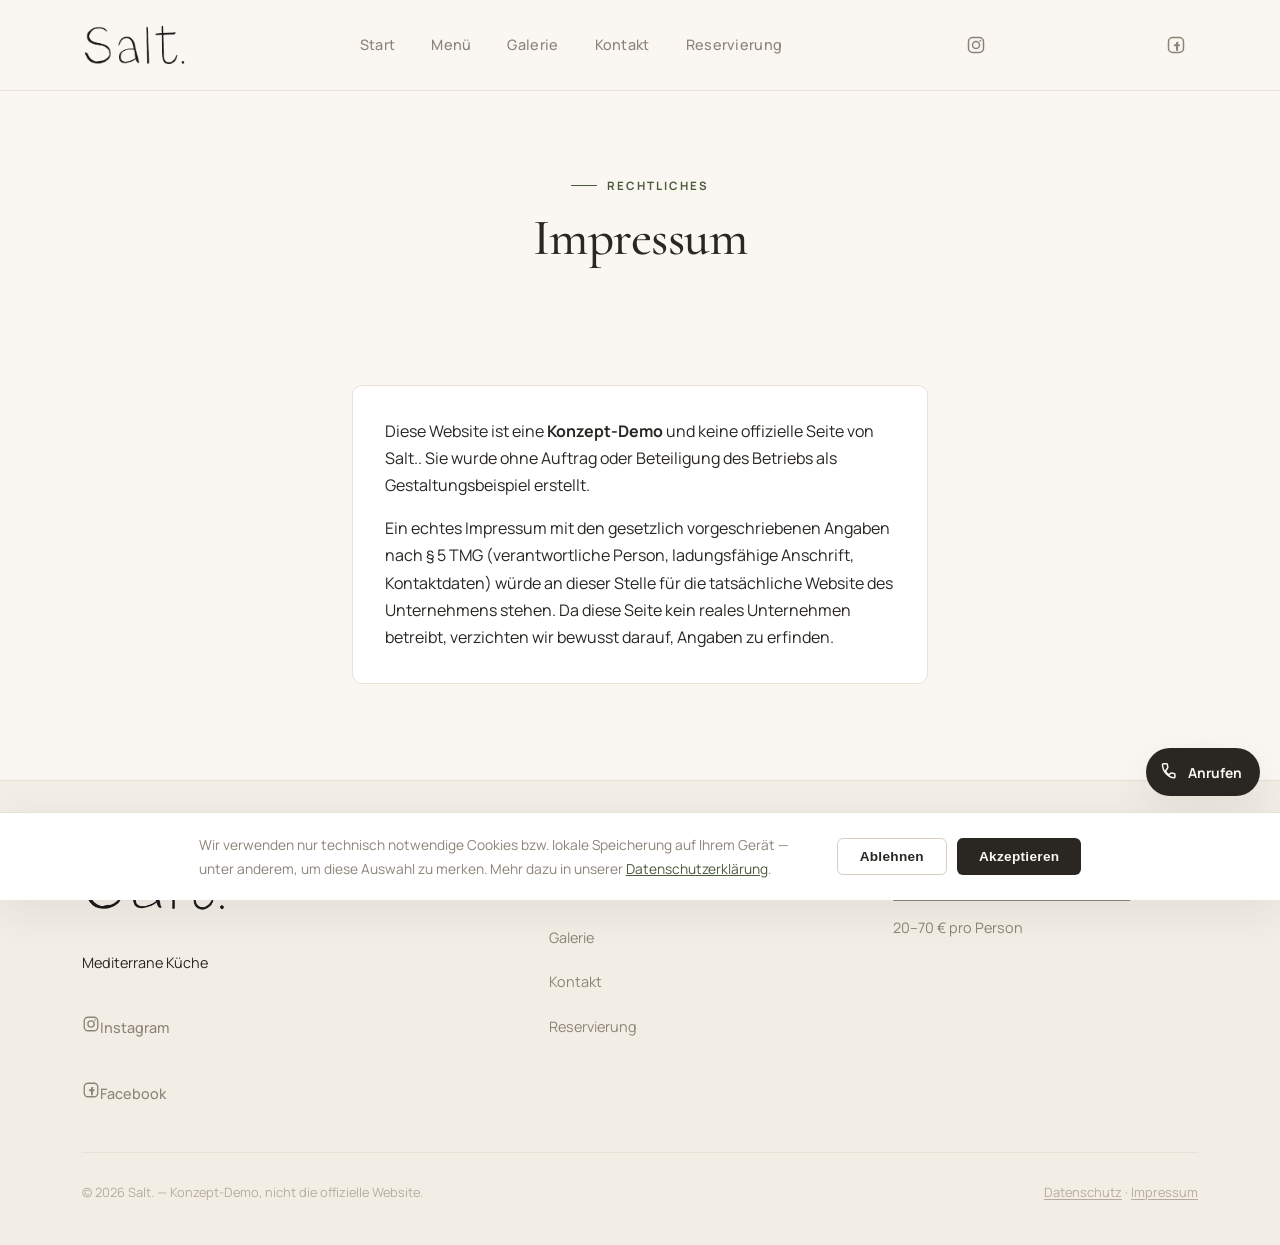
<file: impressum.html>
<!DOCTYPE html>
<html lang="de">
<head>
<meta charset="UTF-8">
<meta name="viewport" content="width=device-width, initial-scale=1.0">
<title>Impressum — Salt.</title>
<meta name="description" content="Impressum — Salt..">
<link rel="preconnect" href="https://fonts.googleapis.com">
<link href="https://fonts.googleapis.com/css2?family=Cormorant:ital,wght@0,400;0,500;0,600;1,400;1,500&family=Manrope:wght@400;500;600;700;800&display=swap" rel="stylesheet">
<link rel="stylesheet" href="style.css?v=202609060724">
<link rel="icon" type="image/svg+xml" href="assets/favicon.svg">
</head>
<body>
<a class="skip-link" href="#main">Zum Inhalt springen</a>
<div class="cookie-banner" id="cookie-banner" hidden>
  <p class="cookie-banner-text">
    Wir verwenden nur technisch notwendige Cookies bzw. lokale Speicherung auf Ihrem Gerät — unter anderem, um diese Auswahl zu merken. Mehr dazu in unserer
    <a href="datenschutz.html">Datenschutzerklärung</a>.
  </p>
  <div class="cookie-banner-actions">
    <button type="button" class="btn btn-line" id="cookie-decline">Ablehnen</button>
    <button type="button" class="btn btn-solid" id="cookie-accept">Akzeptieren</button>
  </div>
</div>
<div class="phone-fab-wrap">
  <div class="phone-fab-menu" id="phone-fab-menu" hidden>
    <a class="phone-fab-menu-item" href="tel:+4915566310076">
      <svg viewBox="0 0 24 24" fill="none" stroke="currentColor" stroke-width="1.8" stroke-linecap="round" stroke-linejoin="round" aria-hidden="true"><path d="M6.6 10.8a9 9 0 0 0 4.6 4.6l1.5-1.8a1 1 0 0 1 1.1-.3c1 .3 2 .5 3.1.5a1 1 0 0 1 1 1V18a1 1 0 0 1-1 1C10.4 19 3 11.6 3 3a1 1 0 0 1 1-1h3.9a1 1 0 0 1 1 1c0 1.1.2 2.1.5 3.1a1 1 0 0 1-.3 1.1z"/></svg>
      Anrufen
    </a>
    <a class="phone-fab-menu-item" href="https://wa.me/4915566310076" target="_blank" rel="noopener">
      <svg viewBox="0 0 24 24" fill="none" stroke="currentColor" stroke-width="1.8" stroke-linecap="round" stroke-linejoin="round" aria-hidden="true"><path d="M12 3a9 9 0 0 0-7.8 13.5L3 21l4.6-1.2A9 9 0 1 0 12 3z"/><path d="M8.5 8.5c-.3.6-.5 1.3-.2 2.4.4 1.6 2.1 3.6 3.8 4.5 1.1.6 2 .6 2.6.4.5-.1 1.1-.6 1.3-1.1.1-.3.1-.6 0-.7-.1-.1-2-1-2.3-1.1-.2-.1-.4-.1-.6.1l-.5.6c-.1.2-.3.2-.5.1-.7-.3-1.9-1.1-2.4-2-.1-.2-.1-.4 0-.5l.4-.5c.1-.2.1-.4 0-.6-.1-.3-.6-1.5-.9-2-.2-.3-.4-.3-.6-.3h-.4c-.2 0-.4.1-.5.1z" fill="currentColor" stroke="none"/></svg>
      WhatsApp
    </a>
  </div>
  <button type="button" class="phone-fab" id="phone-fab-toggle" aria-haspopup="true" aria-expanded="false" aria-label="Kontaktoptionen: Anrufen oder WhatsApp">
    <svg viewBox="0 0 24 24" fill="none" stroke="currentColor" stroke-width="1.8" stroke-linecap="round" stroke-linejoin="round" aria-hidden="true"><path d="M6.6 10.8a9 9 0 0 0 4.6 4.6l1.5-1.8a1 1 0 0 1 1.1-.3c1 .3 2 .5 3.1.5a1 1 0 0 1 1 1V18a1 1 0 0 1-1 1C10.4 19 3 11.6 3 3a1 1 0 0 1 1-1h3.9a1 1 0 0 1 1 1c0 1.1.2 2.1.5 3.1a1 1 0 0 1-.3 1.1z"/></svg>
    <span class="phone-fab-label">Anrufen</span>
  </button>
</div>
<header class="site-header">
  <div class="nav-inner">
    <a class="brand-logo" href="index.html"><img src="assets/logo.svg" alt="Salt."></a>
    <nav class="main-nav" aria-label="Hauptnavigation">
      <ul>
        <li><a href="index.html">Start</a></li>
        <li><a href="menu.html">Menü</a></li>
        <li><a href="galerie.html">Galerie</a></li>
        <li><a href="kontakt.html">Kontakt</a></li>
        <li><a href="reservierung.html">Reservierung</a></li>
        
      </ul>
    </nav>
    <a class="nav-social" href="https://www.instagram.com/salt_duesseldorf/" target="_blank" rel="noopener" aria-label="Salt. auf Instagram"><svg viewBox="0 0 24 24" fill="none" stroke="currentColor" stroke-width="1.8" stroke-linecap="round" stroke-linejoin="round" aria-hidden="true"><rect x="3" y="3" width="18" height="18" rx="5"/><circle cx="12" cy="12" r="4.2"/><circle cx="17.2" cy="6.8" r="1.1" fill="currentColor" stroke="none"/></svg></a>
    <a class="nav-social" href="https://www.facebook.com/share/1EPLQZnzPR/?mibextid=wwXIfr" target="_blank" rel="noopener" aria-label="Salt. auf Facebook"><svg viewBox="0 0 24 24" fill="none" stroke="currentColor" stroke-width="1.8" stroke-linecap="round" stroke-linejoin="round" aria-hidden="true"><rect x="3" y="3" width="18" height="18" rx="5"/><path d="M15 8h-1.3c-.9 0-1.7.7-1.7 1.7V11H9.5v2.5H12V19h2.5v-5.5h1.9l.3-2.5h-2.2v-1c0-.4.2-.6.6-.6H15z" fill="currentColor" stroke="none"/></svg></a>
    
    <button class="nav-toggle" aria-expanded="false" aria-label="Menü öffnen">&#9776;</button>
  </div>
</header>

<main id="main">
  <section class="page-hero" style="padding-bottom:0;">
    <div class="container-narrow" style="text-align:center;">
      <div class="eyebrow" style="justify-content:center;">Rechtliches</div>
      <h1>Impressum</h1>
    </div>
  </section>

  <section class="block">
    <div class="container-text">
      <div class="info-card reveal">
        <p>Diese Website ist eine <strong>Konzept-Demo</strong> und keine offizielle Seite von Salt.. Sie wurde ohne Auftrag oder Beteiligung des Betriebs als Gestaltungsbeispiel erstellt.</p>
        <p>Ein echtes Impressum mit den gesetzlich vorgeschriebenen Angaben nach § 5 TMG (verantwortliche Person, ladungsfähige Anschrift, Kontaktdaten) würde an dieser Stelle für die tatsächliche Website des Unternehmens stehen. Da diese Seite kein reales Unternehmen betreibt, verzichten wir bewusst darauf, Angaben zu erfinden.</p>
      </div>
    </div>
  </section>
</main>
<footer class="site-footer">
  <div class="container">
    <div class="footer-grid">
      <div>
        <a class="brand-logo" href="index.html"><img src="assets/logo.svg" alt="Salt."></a>
        <p style="margin-top:18px; max-width:32ch;">Mediterrane Küche</p>
        <div style="display:flex; flex-direction:column; gap:4px;">
          <a class="social-link" href="https://www.instagram.com/salt_duesseldorf/" target="_blank" rel="noopener"><svg viewBox="0 0 24 24" fill="none" stroke="currentColor" stroke-width="1.8" stroke-linecap="round" stroke-linejoin="round" aria-hidden="true"><rect x="3" y="3" width="18" height="18" rx="5"/><circle cx="12" cy="12" r="4.2"/><circle cx="17.2" cy="6.8" r="1.1" fill="currentColor" stroke="none"/></svg>Instagram</a>
          <a class="social-link" href="https://www.facebook.com/share/1EPLQZnzPR/?mibextid=wwXIfr" target="_blank" rel="noopener"><svg viewBox="0 0 24 24" fill="none" stroke="currentColor" stroke-width="1.8" stroke-linecap="round" stroke-linejoin="round" aria-hidden="true"><rect x="3" y="3" width="18" height="18" rx="5"/><path d="M15 8h-1.3c-.9 0-1.7.7-1.7 1.7V11H9.5v2.5H12V19h2.5v-5.5h1.9l.3-2.5h-2.2v-1c0-.4.2-.6.6-.6H15z" fill="currentColor" stroke="none"/></svg>Facebook</a>
        </div>
      </div>
      <div>
        <h4>Navigation</h4>
        <ul>
          <li><a href="menu.html">Menü</a></li>
          <li><a href="galerie.html">Galerie</a></li>
          <li><a href="kontakt.html">Kontakt</a></li>
          <li><a href="reservierung.html">Reservierung</a></li>
          
        </ul>
      </div>
      <div>
        <h4>Besuch</h4>
        <ul>
          <li><a href="https://www.google.com/maps/search/?api=1&amp;query=Salt.%20Bl%C3%BCcherstra%C3%9Fe%2053%2040477%20D%C3%BCsseldorf" target="_blank" rel="noopener">Blücherstraße 53, 40477 Düsseldorf</a></li>
          
          <li>20–70 € pro Person</li>
        </ul>
      </div>
    </div>
    <div class="footer-bottom">
      <span>&copy; 2026 Salt. — Konzept-Demo, nicht die offizielle Website.</span>
      <span><a href="datenschutz.html">Datenschutz</a> · <a href="impressum.html">Impressum</a></span>
    </div>
  </div>
</footer>

<script>window.SITE_I18N = {"msgRequired":"Dieses Feld wird benötigt.","msgInvalidEmail":"Bitte eine gültige E-Mail-Adresse eingeben.","contactConfirmTpl":"Danke, {name}. Ihre Nachricht wurde erfasst. Demo — es wird aktuell nichts versendet.","reservationConfirmTpl":"Danke, {name}. Reservierungsanfrage für {guests} Personen am {date} um {time} Uhr erfasst. Demo — es wird aktuell nichts versendet."};</script>
<script src="script.js?v=202609060724"></script>
<script type="module" src="components/index.js"></script>

</body>
</html>
</file>
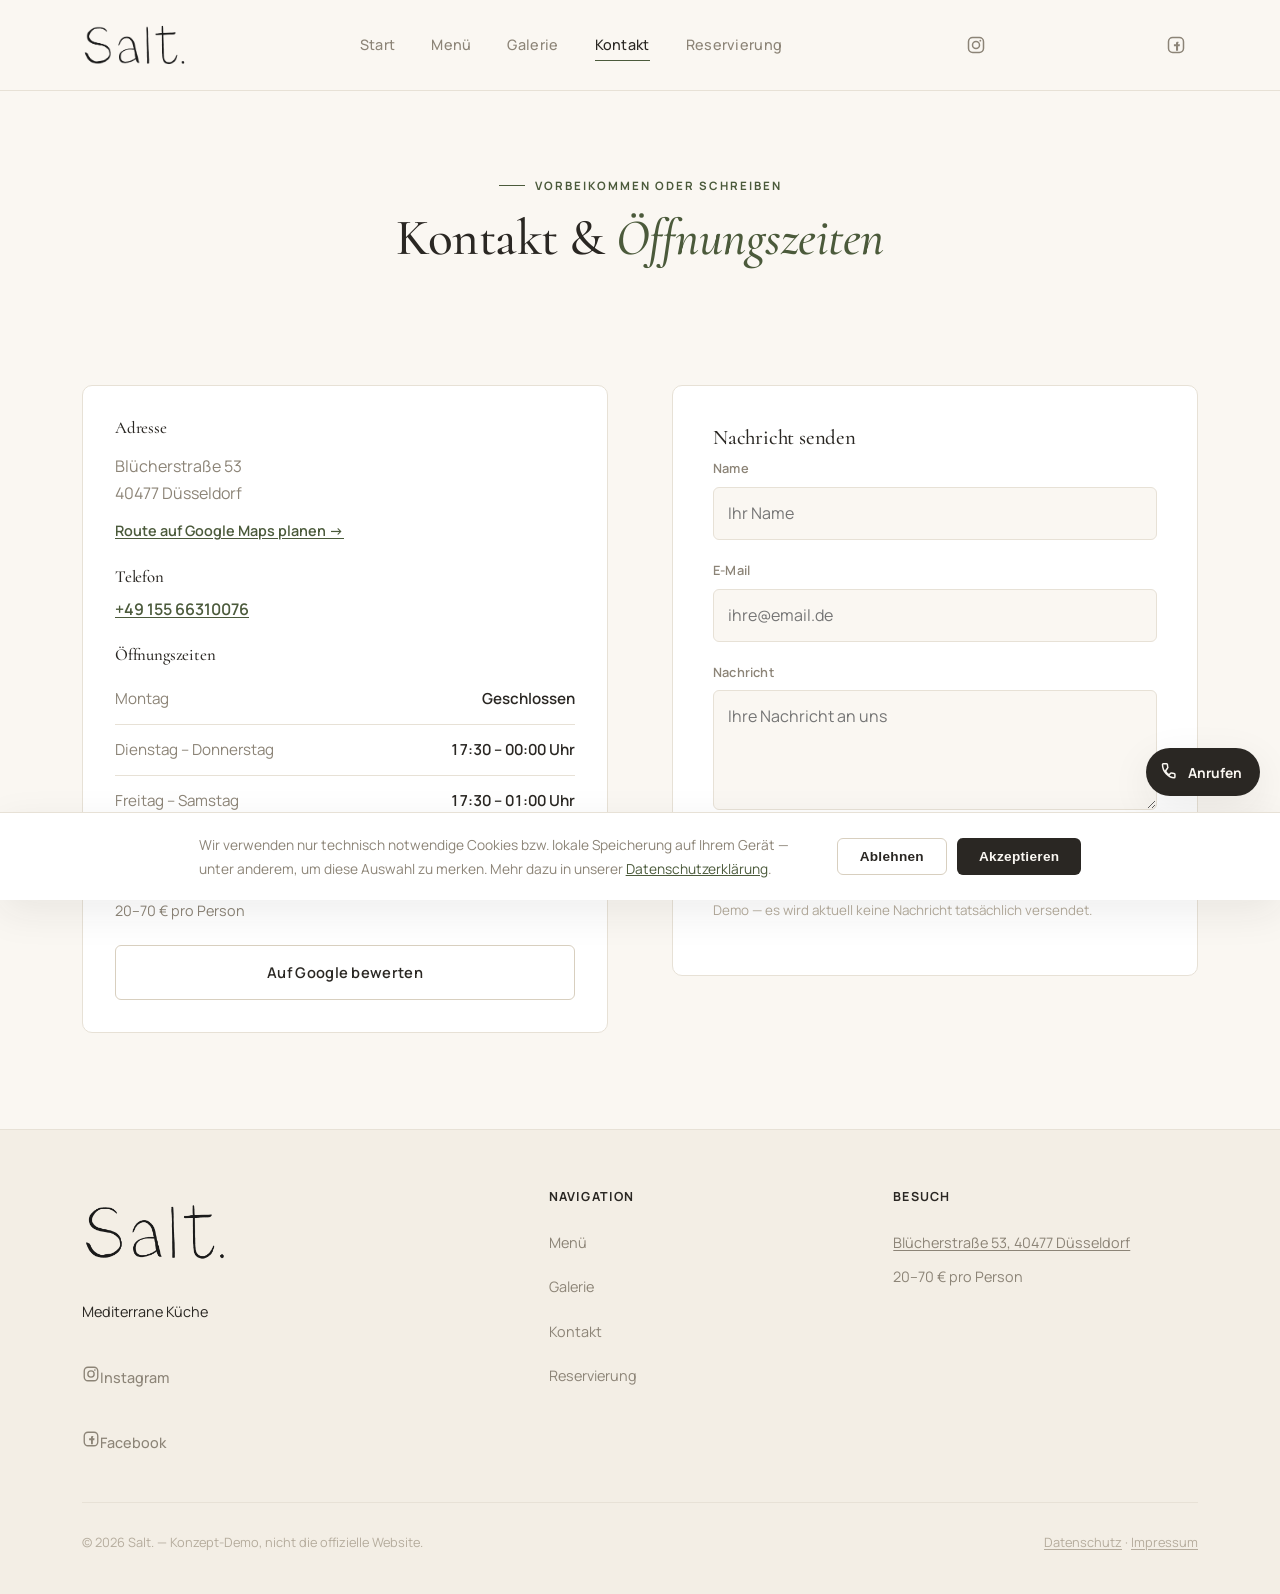
<file: kontakt.html>
<!DOCTYPE html>
<html lang="de">
<head>
<meta charset="UTF-8">
<meta name="viewport" content="width=device-width, initial-scale=1.0">
<title>Kontakt &amp; Öffnungszeiten — Salt.</title>
<meta name="description" content="Kontakt &amp; Öffnungszeiten — Salt. — Blücherstraße 53, 40477 Düsseldorf.">
<meta property="og:title" content="Kontakt &amp; Öffnungszeiten — Salt.">
<meta property="og:type" content="website">
<link rel="preconnect" href="https://fonts.googleapis.com">
<link href="https://fonts.googleapis.com/css2?family=Cormorant:ital,wght@0,400;0,500;0,600;1,400;1,500&family=Manrope:wght@400;500;600;700;800&display=swap" rel="stylesheet">
<link rel="stylesheet" href="style.css?v=202609060724">
<link rel="icon" type="image/svg+xml" href="assets/favicon.svg">
</head>
<body>
<a class="skip-link" href="#main">Zum Inhalt springen</a>
<div class="cookie-banner" id="cookie-banner" hidden>
  <p class="cookie-banner-text">
    Wir verwenden nur technisch notwendige Cookies bzw. lokale Speicherung auf Ihrem Gerät — unter anderem, um diese Auswahl zu merken. Mehr dazu in unserer
    <a href="datenschutz.html">Datenschutzerklärung</a>.
  </p>
  <div class="cookie-banner-actions">
    <button type="button" class="btn btn-line" id="cookie-decline">Ablehnen</button>
    <button type="button" class="btn btn-solid" id="cookie-accept">Akzeptieren</button>
  </div>
</div>
<div class="phone-fab-wrap">
  <div class="phone-fab-menu" id="phone-fab-menu" hidden>
    <a class="phone-fab-menu-item" href="tel:+4915566310076">
      <svg viewBox="0 0 24 24" fill="none" stroke="currentColor" stroke-width="1.8" stroke-linecap="round" stroke-linejoin="round" aria-hidden="true"><path d="M6.6 10.8a9 9 0 0 0 4.6 4.6l1.5-1.8a1 1 0 0 1 1.1-.3c1 .3 2 .5 3.1.5a1 1 0 0 1 1 1V18a1 1 0 0 1-1 1C10.4 19 3 11.6 3 3a1 1 0 0 1 1-1h3.9a1 1 0 0 1 1 1c0 1.1.2 2.1.5 3.1a1 1 0 0 1-.3 1.1z"/></svg>
      Anrufen
    </a>
    <a class="phone-fab-menu-item" href="https://wa.me/4915566310076" target="_blank" rel="noopener">
      <svg viewBox="0 0 24 24" fill="none" stroke="currentColor" stroke-width="1.8" stroke-linecap="round" stroke-linejoin="round" aria-hidden="true"><path d="M12 3a9 9 0 0 0-7.8 13.5L3 21l4.6-1.2A9 9 0 1 0 12 3z"/><path d="M8.5 8.5c-.3.6-.5 1.3-.2 2.4.4 1.6 2.1 3.6 3.8 4.5 1.1.6 2 .6 2.6.4.5-.1 1.1-.6 1.3-1.1.1-.3.1-.6 0-.7-.1-.1-2-1-2.3-1.1-.2-.1-.4-.1-.6.1l-.5.6c-.1.2-.3.2-.5.1-.7-.3-1.9-1.1-2.4-2-.1-.2-.1-.4 0-.5l.4-.5c.1-.2.1-.4 0-.6-.1-.3-.6-1.5-.9-2-.2-.3-.4-.3-.6-.3h-.4c-.2 0-.4.1-.5.1z" fill="currentColor" stroke="none"/></svg>
      WhatsApp
    </a>
  </div>
  <button type="button" class="phone-fab" id="phone-fab-toggle" aria-haspopup="true" aria-expanded="false" aria-label="Kontaktoptionen: Anrufen oder WhatsApp">
    <svg viewBox="0 0 24 24" fill="none" stroke="currentColor" stroke-width="1.8" stroke-linecap="round" stroke-linejoin="round" aria-hidden="true"><path d="M6.6 10.8a9 9 0 0 0 4.6 4.6l1.5-1.8a1 1 0 0 1 1.1-.3c1 .3 2 .5 3.1.5a1 1 0 0 1 1 1V18a1 1 0 0 1-1 1C10.4 19 3 11.6 3 3a1 1 0 0 1 1-1h3.9a1 1 0 0 1 1 1c0 1.1.2 2.1.5 3.1a1 1 0 0 1-.3 1.1z"/></svg>
    <span class="phone-fab-label">Anrufen</span>
  </button>
</div>
<header class="site-header">
  <div class="nav-inner">
    <a class="brand-logo" href="index.html"><img src="assets/logo.svg" alt="Salt."></a>
    <nav class="main-nav" aria-label="Hauptnavigation">
      <ul>
        <li><a href="index.html">Start</a></li>
        <li><a href="menu.html">Menü</a></li>
        <li><a href="galerie.html">Galerie</a></li>
        <li><a href="kontakt.html" aria-current="page">Kontakt</a></li>
        <li><a href="reservierung.html">Reservierung</a></li>
        
      </ul>
    </nav>
    <a class="nav-social" href="https://www.instagram.com/salt_duesseldorf/" target="_blank" rel="noopener" aria-label="Salt. auf Instagram"><svg viewBox="0 0 24 24" fill="none" stroke="currentColor" stroke-width="1.8" stroke-linecap="round" stroke-linejoin="round" aria-hidden="true"><rect x="3" y="3" width="18" height="18" rx="5"/><circle cx="12" cy="12" r="4.2"/><circle cx="17.2" cy="6.8" r="1.1" fill="currentColor" stroke="none"/></svg></a>
    <a class="nav-social" href="https://www.facebook.com/share/1EPLQZnzPR/?mibextid=wwXIfr" target="_blank" rel="noopener" aria-label="Salt. auf Facebook"><svg viewBox="0 0 24 24" fill="none" stroke="currentColor" stroke-width="1.8" stroke-linecap="round" stroke-linejoin="round" aria-hidden="true"><rect x="3" y="3" width="18" height="18" rx="5"/><path d="M15 8h-1.3c-.9 0-1.7.7-1.7 1.7V11H9.5v2.5H12V19h2.5v-5.5h1.9l.3-2.5h-2.2v-1c0-.4.2-.6.6-.6H15z" fill="currentColor" stroke="none"/></svg></a>
    
    <button class="nav-toggle" aria-expanded="false" aria-label="Menü öffnen">&#9776;</button>
  </div>
</header>

<main id="main">
  <section class="page-hero" style="padding-bottom:0;">
    <div class="container-narrow" style="text-align:center;">
      <div class="eyebrow" style="justify-content:center;">Vorbeikommen oder schreiben</div>
      <h1>Kontakt & <em>Öffnungszeiten</em></h1>
    </div>
  </section>

  <section class="block">
    <div class="container">
      <div class="split" style="align-items:start;">

        <div style="display:grid; gap:24px;">
          <div class="info-card reveal">
            <h3 style="font-size:1.05rem; margin-bottom:16px;">Adresse</h3>
            <address style="font-style:normal; color:var(--ink-dim); margin-bottom:10px;">
              Blücherstraße 53<br>40477 Düsseldorf
            </address>
            <p style="margin-bottom:22px;">
              <a href="https://www.google.com/maps/search/?api=1&amp;query=Salt.%20Bl%C3%BCcherstra%C3%9Fe%2053%2040477%20D%C3%BCsseldorf" target="_blank" rel="noopener" class="link-accent" style="font-size:0.9rem;">Route auf Google Maps planen →</a>
            </p>

            <h3 style="font-size:1.05rem; margin-bottom:10px;">Telefon</h3>
            <p style="margin-bottom:22px;"><a href="tel:+4915566310076" class="link-accent">+49 155 66310076</a></p>

            <h3 style="font-size:1.05rem; margin-bottom:10px;">Öffnungszeiten</h3>
            <ul class="info-list">
              <li><span>Montag</span><span>Geschlossen</span></li>
              <li><span>Dienstag – Donnerstag</span><span>17:30 – 00:00 Uhr</span></li>
              <li><span>Freitag – Samstag</span><span>17:30 – 01:00 Uhr</span></li>
              <li><span>Sonntag</span><span>17:30 – 00:00 Uhr</span></li>
              
            </ul>

            <div style="display:flex; justify-content:space-between; align-items:center; margin-top:22px; flex-wrap:wrap; gap:10px;">
              
              <span style="color:var(--ink-dim); font-size:0.9rem;">20–70 € pro Person</span>
            </div>
            
            <div style="margin-top:22px;"><a class="btn btn-line" href="https://search.google.com/local/writereview?placeid=ChIJwciE9FTJuEcRNhwZ8h2Djdc" target="_blank" rel="noopener" style="width:100%;">Auf Google bewerten</a></div>
          </div>
        </div>

        <div class="form-card reveal">
          <h2 style="font-size:1.3rem;">Nachricht senden</h2>
          <form id="contact-form" novalidate>
            <div class="field">
              <label for="contact-name">Name</label>
              <input type="text" id="contact-name" name="contact-name" placeholder="Ihr Name" required>
              <div class="field-error" data-error-for="contact-name"></div>
            </div>
            <div class="field">
              <label for="contact-email">E-Mail</label>
              <input type="email" id="contact-email" name="contact-email" placeholder="ihre@email.de" required>
              <div class="field-error" data-error-for="contact-email"></div>
            </div>
            <div class="field">
              <label for="contact-message">Nachricht</label>
              <textarea id="contact-message" name="contact-message" placeholder="Ihre Nachricht an uns" required></textarea>
              <div class="field-error" data-error-for="contact-message"></div>
            </div>
            <button type="submit" class="btn btn-solid" style="width:100%;">Nachricht senden</button>
          </form>
          <p class="form-note">Demo — es wird aktuell keine Nachricht tatsächlich versendet.</p>
          <div class="confirmation" id="contact-confirmation" role="status"></div>
        </div>

      </div>
    </div>
  </section>
</main>
<footer class="site-footer">
  <div class="container">
    <div class="footer-grid">
      <div>
        <a class="brand-logo" href="index.html"><img src="assets/logo.svg" alt="Salt."></a>
        <p style="margin-top:18px; max-width:32ch;">Mediterrane Küche</p>
        <div style="display:flex; flex-direction:column; gap:4px;">
          <a class="social-link" href="https://www.instagram.com/salt_duesseldorf/" target="_blank" rel="noopener"><svg viewBox="0 0 24 24" fill="none" stroke="currentColor" stroke-width="1.8" stroke-linecap="round" stroke-linejoin="round" aria-hidden="true"><rect x="3" y="3" width="18" height="18" rx="5"/><circle cx="12" cy="12" r="4.2"/><circle cx="17.2" cy="6.8" r="1.1" fill="currentColor" stroke="none"/></svg>Instagram</a>
          <a class="social-link" href="https://www.facebook.com/share/1EPLQZnzPR/?mibextid=wwXIfr" target="_blank" rel="noopener"><svg viewBox="0 0 24 24" fill="none" stroke="currentColor" stroke-width="1.8" stroke-linecap="round" stroke-linejoin="round" aria-hidden="true"><rect x="3" y="3" width="18" height="18" rx="5"/><path d="M15 8h-1.3c-.9 0-1.7.7-1.7 1.7V11H9.5v2.5H12V19h2.5v-5.5h1.9l.3-2.5h-2.2v-1c0-.4.2-.6.6-.6H15z" fill="currentColor" stroke="none"/></svg>Facebook</a>
        </div>
      </div>
      <div>
        <h4>Navigation</h4>
        <ul>
          <li><a href="menu.html">Menü</a></li>
          <li><a href="galerie.html">Galerie</a></li>
          <li><a href="kontakt.html">Kontakt</a></li>
          <li><a href="reservierung.html">Reservierung</a></li>
          
        </ul>
      </div>
      <div>
        <h4>Besuch</h4>
        <ul>
          <li><a href="https://www.google.com/maps/search/?api=1&amp;query=Salt.%20Bl%C3%BCcherstra%C3%9Fe%2053%2040477%20D%C3%BCsseldorf" target="_blank" rel="noopener">Blücherstraße 53, 40477 Düsseldorf</a></li>
          
          <li>20–70 € pro Person</li>
        </ul>
      </div>
    </div>
    <div class="footer-bottom">
      <span>&copy; 2026 Salt. — Konzept-Demo, nicht die offizielle Website.</span>
      <span><a href="datenschutz.html">Datenschutz</a> · <a href="impressum.html">Impressum</a></span>
    </div>
  </div>
</footer>

<script>window.SITE_I18N = {"msgRequired":"Dieses Feld wird benötigt.","msgInvalidEmail":"Bitte eine gültige E-Mail-Adresse eingeben.","contactConfirmTpl":"Danke, {name}. Ihre Nachricht wurde erfasst. Demo — es wird aktuell nichts versendet.","reservationConfirmTpl":"Danke, {name}. Reservierungsanfrage für {guests} Personen am {date} um {time} Uhr erfasst. Demo — es wird aktuell nichts versendet."};</script>
<script src="script.js?v=202609060724"></script>
<script type="module" src="components/index.js"></script>

</body>
</html>
</file>
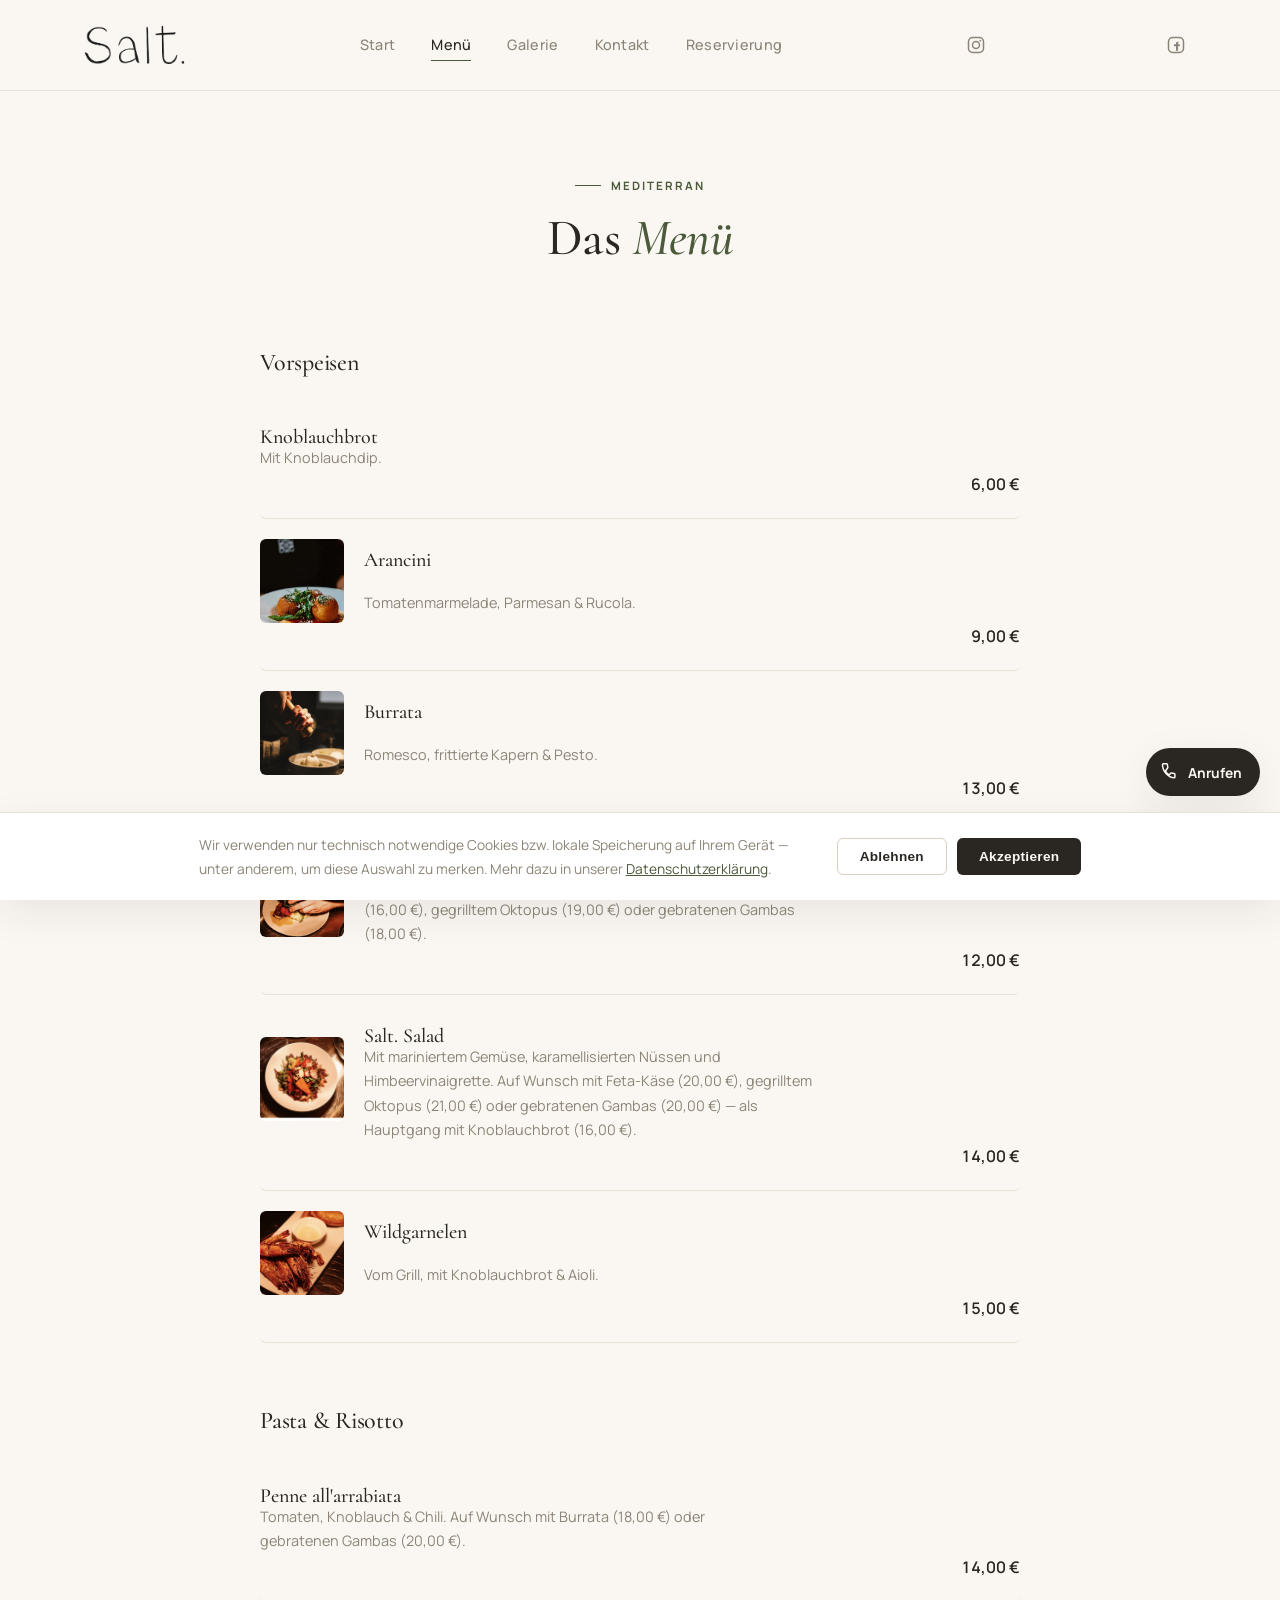
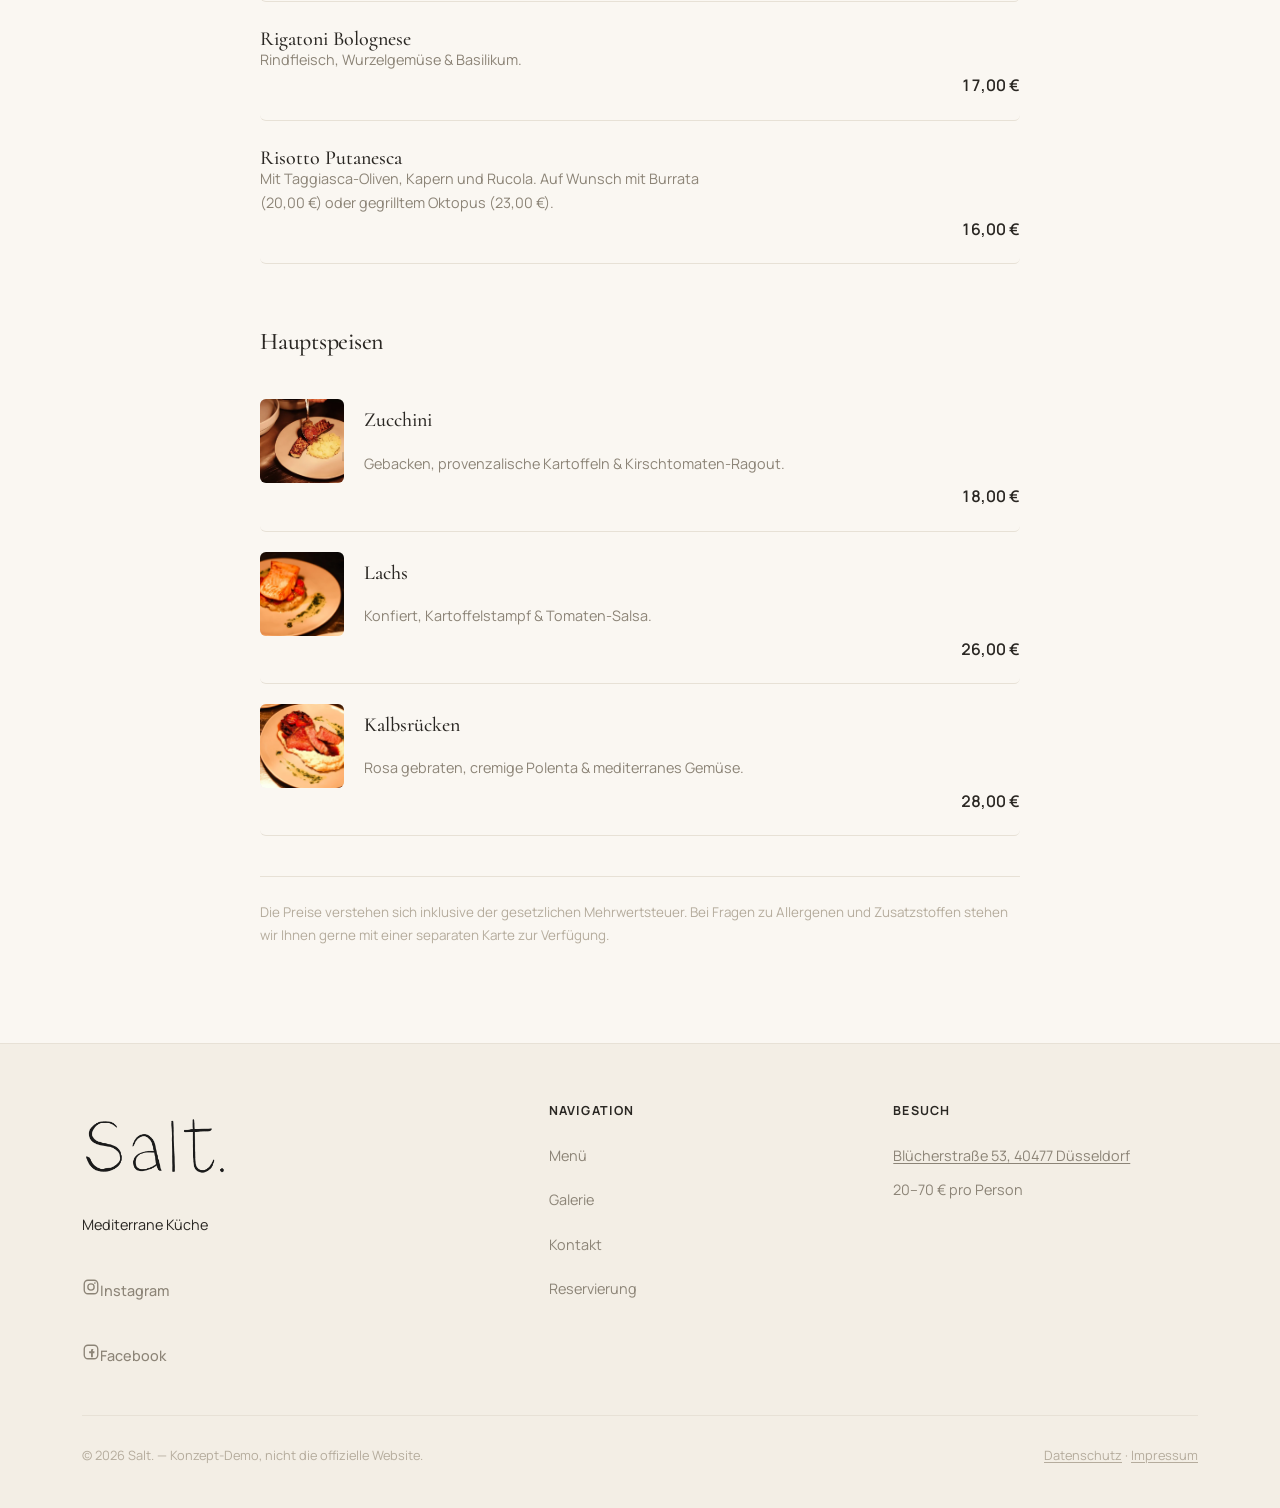
<file: menu.html>
<!DOCTYPE html>
<html lang="de">
<head>
<meta charset="UTF-8">
<meta name="viewport" content="width=device-width, initial-scale=1.0">
<title>Menü — Salt.</title>
<meta name="description" content="Das Menü von Salt..">
<meta property="og:title" content="Menü — Salt.">
<meta property="og:description" content="Das Menü von Salt..">
<meta property="og:type" content="website">
<link rel="preconnect" href="https://fonts.googleapis.com">
<link href="https://fonts.googleapis.com/css2?family=Cormorant:ital,wght@0,400;0,500;0,600;1,400;1,500&family=Manrope:wght@400;500;600;700;800&display=swap" rel="stylesheet">
<link rel="stylesheet" href="style.css?v=202609060724">
<link rel="icon" type="image/svg+xml" href="assets/favicon.svg">
</head>
<body>
<a class="skip-link" href="#main">Zum Inhalt springen</a>
<div class="cookie-banner" id="cookie-banner" hidden>
  <p class="cookie-banner-text">
    Wir verwenden nur technisch notwendige Cookies bzw. lokale Speicherung auf Ihrem Gerät — unter anderem, um diese Auswahl zu merken. Mehr dazu in unserer
    <a href="datenschutz.html">Datenschutzerklärung</a>.
  </p>
  <div class="cookie-banner-actions">
    <button type="button" class="btn btn-line" id="cookie-decline">Ablehnen</button>
    <button type="button" class="btn btn-solid" id="cookie-accept">Akzeptieren</button>
  </div>
</div>
<div class="phone-fab-wrap">
  <div class="phone-fab-menu" id="phone-fab-menu" hidden>
    <a class="phone-fab-menu-item" href="tel:+4915566310076">
      <svg viewBox="0 0 24 24" fill="none" stroke="currentColor" stroke-width="1.8" stroke-linecap="round" stroke-linejoin="round" aria-hidden="true"><path d="M6.6 10.8a9 9 0 0 0 4.6 4.6l1.5-1.8a1 1 0 0 1 1.1-.3c1 .3 2 .5 3.1.5a1 1 0 0 1 1 1V18a1 1 0 0 1-1 1C10.4 19 3 11.6 3 3a1 1 0 0 1 1-1h3.9a1 1 0 0 1 1 1c0 1.1.2 2.1.5 3.1a1 1 0 0 1-.3 1.1z"/></svg>
      Anrufen
    </a>
    <a class="phone-fab-menu-item" href="https://wa.me/4915566310076" target="_blank" rel="noopener">
      <svg viewBox="0 0 24 24" fill="none" stroke="currentColor" stroke-width="1.8" stroke-linecap="round" stroke-linejoin="round" aria-hidden="true"><path d="M12 3a9 9 0 0 0-7.8 13.5L3 21l4.6-1.2A9 9 0 1 0 12 3z"/><path d="M8.5 8.5c-.3.6-.5 1.3-.2 2.4.4 1.6 2.1 3.6 3.8 4.5 1.1.6 2 .6 2.6.4.5-.1 1.1-.6 1.3-1.1.1-.3.1-.6 0-.7-.1-.1-2-1-2.3-1.1-.2-.1-.4-.1-.6.1l-.5.6c-.1.2-.3.2-.5.1-.7-.3-1.9-1.1-2.4-2-.1-.2-.1-.4 0-.5l.4-.5c.1-.2.1-.4 0-.6-.1-.3-.6-1.5-.9-2-.2-.3-.4-.3-.6-.3h-.4c-.2 0-.4.1-.5.1z" fill="currentColor" stroke="none"/></svg>
      WhatsApp
    </a>
  </div>
  <button type="button" class="phone-fab" id="phone-fab-toggle" aria-haspopup="true" aria-expanded="false" aria-label="Kontaktoptionen: Anrufen oder WhatsApp">
    <svg viewBox="0 0 24 24" fill="none" stroke="currentColor" stroke-width="1.8" stroke-linecap="round" stroke-linejoin="round" aria-hidden="true"><path d="M6.6 10.8a9 9 0 0 0 4.6 4.6l1.5-1.8a1 1 0 0 1 1.1-.3c1 .3 2 .5 3.1.5a1 1 0 0 1 1 1V18a1 1 0 0 1-1 1C10.4 19 3 11.6 3 3a1 1 0 0 1 1-1h3.9a1 1 0 0 1 1 1c0 1.1.2 2.1.5 3.1a1 1 0 0 1-.3 1.1z"/></svg>
    <span class="phone-fab-label">Anrufen</span>
  </button>
</div>
<header class="site-header">
  <div class="nav-inner">
    <a class="brand-logo" href="index.html"><img src="assets/logo.svg" alt="Salt."></a>
    <nav class="main-nav" aria-label="Hauptnavigation">
      <ul>
        <li><a href="index.html">Start</a></li>
        <li><a href="menu.html" aria-current="page">Menü</a></li>
        <li><a href="galerie.html">Galerie</a></li>
        <li><a href="kontakt.html">Kontakt</a></li>
        <li><a href="reservierung.html">Reservierung</a></li>
        
      </ul>
    </nav>
    <a class="nav-social" href="https://www.instagram.com/salt_duesseldorf/" target="_blank" rel="noopener" aria-label="Salt. auf Instagram"><svg viewBox="0 0 24 24" fill="none" stroke="currentColor" stroke-width="1.8" stroke-linecap="round" stroke-linejoin="round" aria-hidden="true"><rect x="3" y="3" width="18" height="18" rx="5"/><circle cx="12" cy="12" r="4.2"/><circle cx="17.2" cy="6.8" r="1.1" fill="currentColor" stroke="none"/></svg></a>
    <a class="nav-social" href="https://www.facebook.com/share/1EPLQZnzPR/?mibextid=wwXIfr" target="_blank" rel="noopener" aria-label="Salt. auf Facebook"><svg viewBox="0 0 24 24" fill="none" stroke="currentColor" stroke-width="1.8" stroke-linecap="round" stroke-linejoin="round" aria-hidden="true"><rect x="3" y="3" width="18" height="18" rx="5"/><path d="M15 8h-1.3c-.9 0-1.7.7-1.7 1.7V11H9.5v2.5H12V19h2.5v-5.5h1.9l.3-2.5h-2.2v-1c0-.4.2-.6.6-.6H15z" fill="currentColor" stroke="none"/></svg></a>
    
    <button class="nav-toggle" aria-expanded="false" aria-label="Menü öffnen">&#9776;</button>
  </div>
</header>

<main id="main">
  <section class="page-hero">
    <div class="container-narrow" style="text-align:center;">
      <div class="eyebrow" style="justify-content:center;">Mediterran</div>
      <h1>Das <em>Menü</em></h1>
    </div>
  </section>
  <section class="block" style="padding-top:12px;">
    <div class="container">
      <div class="menu-section">
        <div class="menu-cat-heading">
          <h2>Vorspeisen</h2>
          
        </div>
        <div class="menu-row reveal">
          
          <div class="name-wrap"><span class="name">Knoblauchbrot</span></div>
          <div class="desc">Mit Knoblauchdip.</div>
          <div class="price">
            <span class="price-line">6,00 &euro;</span>
            
          </div>
        </div>
        <div class="menu-row has-photo reveal">
          <div class="menu-thumb"><picture><source srcset="assets/thumbs/arancini.webp" type="image/webp"><img src="assets/thumbs/arancini.jpg" alt="Arancini" width="220" height="146" loading="lazy"></picture></div>
          <div class="name-wrap"><span class="name">Arancini</span></div>
          <div class="desc">Tomatenmarmelade, Parmesan &amp; Rucola.</div>
          <div class="price">
            <span class="price-line">9,00 &euro;</span>
            
          </div>
        </div>
        <div class="menu-row has-photo reveal">
          <div class="menu-thumb"><picture><source srcset="assets/thumbs/burrata.webp" type="image/webp"><img src="assets/thumbs/burrata.jpg" alt="Burrata" width="220" height="146" loading="lazy"></picture></div>
          <div class="name-wrap"><span class="name">Burrata</span></div>
          <div class="desc">Romesco, frittierte Kapern &amp; Pesto.</div>
          <div class="price">
            <span class="price-line">13,00 &euro;</span>
            
          </div>
        </div>
        <div class="menu-row has-photo reveal">
          <div class="menu-thumb"><picture><source srcset="assets/thumbs/tomatensalat.webp" type="image/webp"><img src="assets/thumbs/tomatensalat.jpg" alt="Tomatensalat" width="220" height="146" loading="lazy"></picture></div>
          <div class="name-wrap"><span class="name">Tomatensalat</span></div>
          <div class="desc">Marinierte Tomaten, Wildkräutersalat &amp; Pesto. Auf Wunsch mit Burrata (16,00 €), gegrilltem Oktopus (19,00 €) oder gebratenen Gambas (18,00 €).</div>
          <div class="price">
            <span class="price-line">12,00 &euro;</span>
            
          </div>
        </div>
        <div class="menu-row has-photo reveal">
          <div class="menu-thumb"><picture><source srcset="assets/thumbs/salt_salad.webp" type="image/webp"><img src="assets/thumbs/salt_salad.jpg" alt="Salt. Salad" width="220" height="146" loading="lazy"></picture></div>
          <div class="name-wrap"><span class="name">Salt. Salad</span></div>
          <div class="desc">Mit mariniertem Gemüse, karamellisierten Nüssen und Himbeervinaigrette. Auf Wunsch mit Feta-Käse (20,00 €), gegrilltem Oktopus (21,00 €) oder gebratenen Gambas (20,00 €) — als Hauptgang mit Knoblauchbrot (16,00 €).</div>
          <div class="price">
            <span class="price-line">14,00 &euro;</span>
            
          </div>
        </div>
        <div class="menu-row has-photo reveal">
          <div class="menu-thumb"><picture><source srcset="assets/thumbs/wildgarnelen.webp" type="image/webp"><img src="assets/thumbs/wildgarnelen.jpg" alt="Wildgarnelen" width="220" height="146" loading="lazy"></picture></div>
          <div class="name-wrap"><span class="name">Wildgarnelen</span></div>
          <div class="desc">Vom Grill, mit Knoblauchbrot &amp; Aioli.</div>
          <div class="price">
            <span class="price-line">15,00 &euro;</span>
            
          </div>
        </div>
        
        <div class="menu-cat-heading">
          <h2>Pasta &amp; Risotto</h2>
          
        </div>
        <div class="menu-row reveal">
          
          <div class="name-wrap"><span class="name">Penne all&#39;arrabiata</span></div>
          <div class="desc">Tomaten, Knoblauch &amp; Chili. Auf Wunsch mit Burrata (18,00 €) oder gebratenen Gambas (20,00 €).</div>
          <div class="price">
            <span class="price-line">14,00 &euro;</span>
            
          </div>
        </div>
        <div class="menu-row reveal">
          
          <div class="name-wrap"><span class="name">Rigatoni Bolognese</span></div>
          <div class="desc">Rindfleisch, Wurzelgemüse &amp; Basilikum.</div>
          <div class="price">
            <span class="price-line">17,00 &euro;</span>
            
          </div>
        </div>
        <div class="menu-row reveal">
          
          <div class="name-wrap"><span class="name">Risotto Putanesca</span></div>
          <div class="desc">Mit Taggiasca-Oliven, Kapern und Rucola. Auf Wunsch mit Burrata (20,00 €) oder gegrilltem Oktopus (23,00 €).</div>
          <div class="price">
            <span class="price-line">16,00 &euro;</span>
            
          </div>
        </div>
        
        <div class="menu-cat-heading">
          <h2>Hauptspeisen</h2>
          
        </div>
        <div class="menu-row has-photo reveal">
          <div class="menu-thumb"><picture><source srcset="assets/thumbs/zucchini.webp" type="image/webp"><img src="assets/thumbs/zucchini.jpg" alt="Zucchini" width="220" height="146" loading="lazy"></picture></div>
          <div class="name-wrap"><span class="name">Zucchini</span></div>
          <div class="desc">Gebacken, provenzalische Kartoffeln &amp; Kirschtomaten-Ragout.</div>
          <div class="price">
            <span class="price-line">18,00 &euro;</span>
            
          </div>
        </div>
        <div class="menu-row has-photo reveal">
          <div class="menu-thumb"><picture><source srcset="assets/thumbs/lachs.webp" type="image/webp"><img src="assets/thumbs/lachs.jpg" alt="Lachs" width="220" height="146" loading="lazy"></picture></div>
          <div class="name-wrap"><span class="name">Lachs</span></div>
          <div class="desc">Konfiert, Kartoffelstampf &amp; Tomaten-Salsa.</div>
          <div class="price">
            <span class="price-line">26,00 &euro;</span>
            
          </div>
        </div>
        <div class="menu-row has-photo reveal">
          <div class="menu-thumb"><picture><source srcset="assets/thumbs/kalbsruecken.webp" type="image/webp"><img src="assets/thumbs/kalbsruecken.jpg" alt="Kalbsrücken" width="220" height="146" loading="lazy"></picture></div>
          <div class="name-wrap"><span class="name">Kalbsrücken</span></div>
          <div class="desc">Rosa gebraten, cremige Polenta &amp; mediterranes Gemüse.</div>
          <div class="price">
            <span class="price-line">28,00 &euro;</span>
            
          </div>
        </div>
        
        
        <p class="menu-note">Die Preise verstehen sich inklusive der gesetzlichen Mehrwertsteuer. Bei Fragen zu Allergenen und Zusatzstoffen stehen wir Ihnen gerne mit einer separaten Karte zur Verfügung.</p>
      </div>
    </div>
  </section>
  
</main>
<footer class="site-footer">
  <div class="container">
    <div class="footer-grid">
      <div>
        <a class="brand-logo" href="index.html"><img src="assets/logo.svg" alt="Salt."></a>
        <p style="margin-top:18px; max-width:32ch;">Mediterrane Küche</p>
        <div style="display:flex; flex-direction:column; gap:4px;">
          <a class="social-link" href="https://www.instagram.com/salt_duesseldorf/" target="_blank" rel="noopener"><svg viewBox="0 0 24 24" fill="none" stroke="currentColor" stroke-width="1.8" stroke-linecap="round" stroke-linejoin="round" aria-hidden="true"><rect x="3" y="3" width="18" height="18" rx="5"/><circle cx="12" cy="12" r="4.2"/><circle cx="17.2" cy="6.8" r="1.1" fill="currentColor" stroke="none"/></svg>Instagram</a>
          <a class="social-link" href="https://www.facebook.com/share/1EPLQZnzPR/?mibextid=wwXIfr" target="_blank" rel="noopener"><svg viewBox="0 0 24 24" fill="none" stroke="currentColor" stroke-width="1.8" stroke-linecap="round" stroke-linejoin="round" aria-hidden="true"><rect x="3" y="3" width="18" height="18" rx="5"/><path d="M15 8h-1.3c-.9 0-1.7.7-1.7 1.7V11H9.5v2.5H12V19h2.5v-5.5h1.9l.3-2.5h-2.2v-1c0-.4.2-.6.6-.6H15z" fill="currentColor" stroke="none"/></svg>Facebook</a>
        </div>
      </div>
      <div>
        <h4>Navigation</h4>
        <ul>
          <li><a href="menu.html">Menü</a></li>
          <li><a href="galerie.html">Galerie</a></li>
          <li><a href="kontakt.html">Kontakt</a></li>
          <li><a href="reservierung.html">Reservierung</a></li>
          
        </ul>
      </div>
      <div>
        <h4>Besuch</h4>
        <ul>
          <li><a href="https://www.google.com/maps/search/?api=1&amp;query=Salt.%20Bl%C3%BCcherstra%C3%9Fe%2053%2040477%20D%C3%BCsseldorf" target="_blank" rel="noopener">Blücherstraße 53, 40477 Düsseldorf</a></li>
          
          <li>20–70 € pro Person</li>
        </ul>
      </div>
    </div>
    <div class="footer-bottom">
      <span>&copy; 2026 Salt. — Konzept-Demo, nicht die offizielle Website.</span>
      <span><a href="datenschutz.html">Datenschutz</a> · <a href="impressum.html">Impressum</a></span>
    </div>
  </div>
</footer>

<script>window.SITE_I18N = {"msgRequired":"Dieses Feld wird benötigt.","msgInvalidEmail":"Bitte eine gültige E-Mail-Adresse eingeben.","contactConfirmTpl":"Danke, {name}. Ihre Nachricht wurde erfasst. Demo — es wird aktuell nichts versendet.","reservationConfirmTpl":"Danke, {name}. Reservierungsanfrage für {guests} Personen am {date} um {time} Uhr erfasst. Demo — es wird aktuell nichts versendet."};</script>
<script src="script.js?v=202609060724"></script>
<script type="module" src="components/index.js"></script>

</body>
</html>
</file>
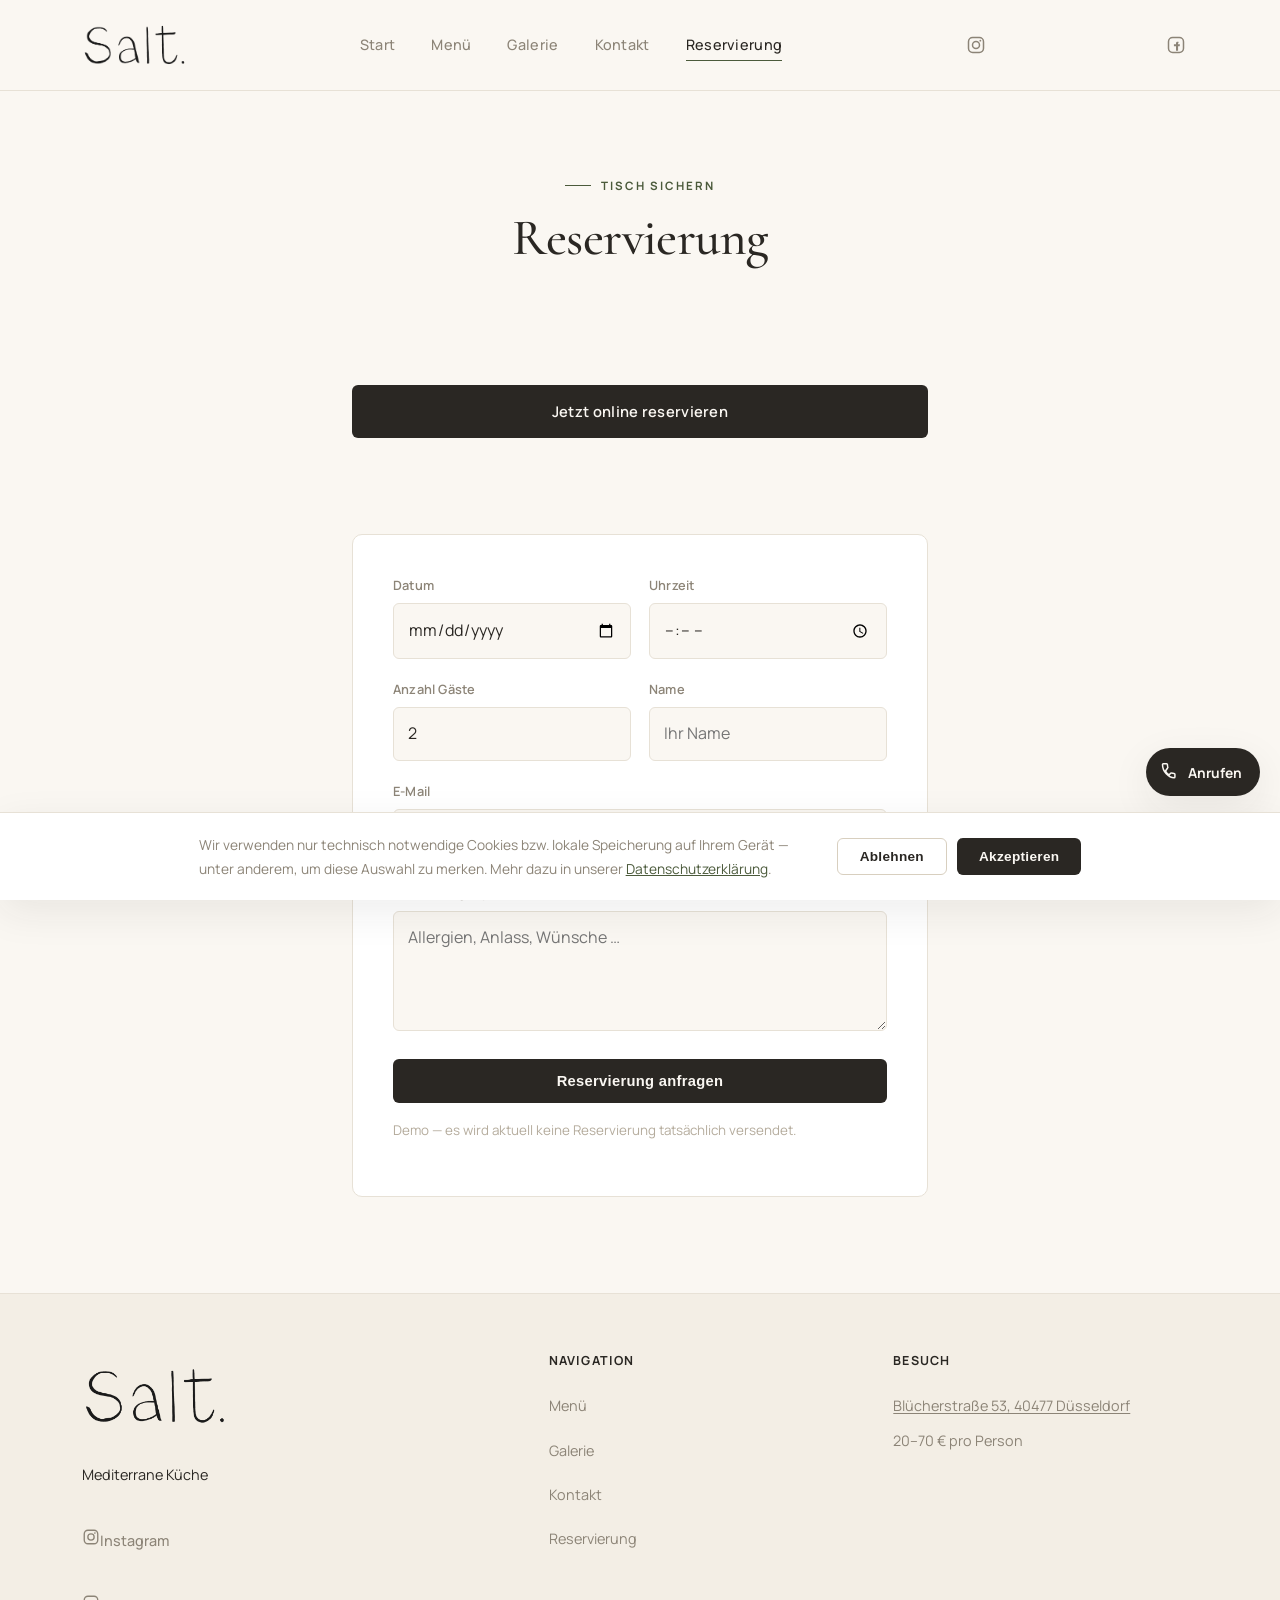
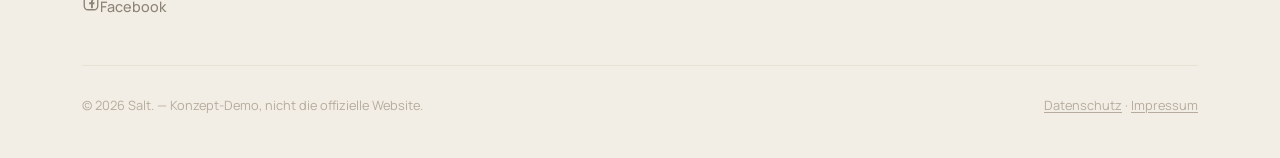
<file: reservierung.html>
<!DOCTYPE html>
<html lang="de">
<head>
<meta charset="UTF-8">
<meta name="viewport" content="width=device-width, initial-scale=1.0">
<title>Reservierung — Salt.</title>
<meta name="description" content="Reservierung — Salt..">
<link rel="preconnect" href="https://fonts.googleapis.com">
<link href="https://fonts.googleapis.com/css2?family=Cormorant:ital,wght@0,400;0,500;0,600;1,400;1,500&family=Manrope:wght@400;500;600;700;800&display=swap" rel="stylesheet">
<link rel="stylesheet" href="style.css?v=202609060724">
<link rel="icon" type="image/svg+xml" href="assets/favicon.svg">
</head>
<body>
<a class="skip-link" href="#main">Zum Inhalt springen</a>
<div class="cookie-banner" id="cookie-banner" hidden>
  <p class="cookie-banner-text">
    Wir verwenden nur technisch notwendige Cookies bzw. lokale Speicherung auf Ihrem Gerät — unter anderem, um diese Auswahl zu merken. Mehr dazu in unserer
    <a href="datenschutz.html">Datenschutzerklärung</a>.
  </p>
  <div class="cookie-banner-actions">
    <button type="button" class="btn btn-line" id="cookie-decline">Ablehnen</button>
    <button type="button" class="btn btn-solid" id="cookie-accept">Akzeptieren</button>
  </div>
</div>
<div class="phone-fab-wrap">
  <div class="phone-fab-menu" id="phone-fab-menu" hidden>
    <a class="phone-fab-menu-item" href="tel:+4915566310076">
      <svg viewBox="0 0 24 24" fill="none" stroke="currentColor" stroke-width="1.8" stroke-linecap="round" stroke-linejoin="round" aria-hidden="true"><path d="M6.6 10.8a9 9 0 0 0 4.6 4.6l1.5-1.8a1 1 0 0 1 1.1-.3c1 .3 2 .5 3.1.5a1 1 0 0 1 1 1V18a1 1 0 0 1-1 1C10.4 19 3 11.6 3 3a1 1 0 0 1 1-1h3.9a1 1 0 0 1 1 1c0 1.1.2 2.1.5 3.1a1 1 0 0 1-.3 1.1z"/></svg>
      Anrufen
    </a>
    <a class="phone-fab-menu-item" href="https://wa.me/4915566310076" target="_blank" rel="noopener">
      <svg viewBox="0 0 24 24" fill="none" stroke="currentColor" stroke-width="1.8" stroke-linecap="round" stroke-linejoin="round" aria-hidden="true"><path d="M12 3a9 9 0 0 0-7.8 13.5L3 21l4.6-1.2A9 9 0 1 0 12 3z"/><path d="M8.5 8.5c-.3.6-.5 1.3-.2 2.4.4 1.6 2.1 3.6 3.8 4.5 1.1.6 2 .6 2.6.4.5-.1 1.1-.6 1.3-1.1.1-.3.1-.6 0-.7-.1-.1-2-1-2.3-1.1-.2-.1-.4-.1-.6.1l-.5.6c-.1.2-.3.2-.5.1-.7-.3-1.9-1.1-2.4-2-.1-.2-.1-.4 0-.5l.4-.5c.1-.2.1-.4 0-.6-.1-.3-.6-1.5-.9-2-.2-.3-.4-.3-.6-.3h-.4c-.2 0-.4.1-.5.1z" fill="currentColor" stroke="none"/></svg>
      WhatsApp
    </a>
  </div>
  <button type="button" class="phone-fab" id="phone-fab-toggle" aria-haspopup="true" aria-expanded="false" aria-label="Kontaktoptionen: Anrufen oder WhatsApp">
    <svg viewBox="0 0 24 24" fill="none" stroke="currentColor" stroke-width="1.8" stroke-linecap="round" stroke-linejoin="round" aria-hidden="true"><path d="M6.6 10.8a9 9 0 0 0 4.6 4.6l1.5-1.8a1 1 0 0 1 1.1-.3c1 .3 2 .5 3.1.5a1 1 0 0 1 1 1V18a1 1 0 0 1-1 1C10.4 19 3 11.6 3 3a1 1 0 0 1 1-1h3.9a1 1 0 0 1 1 1c0 1.1.2 2.1.5 3.1a1 1 0 0 1-.3 1.1z"/></svg>
    <span class="phone-fab-label">Anrufen</span>
  </button>
</div>
<header class="site-header">
  <div class="nav-inner">
    <a class="brand-logo" href="index.html"><img src="assets/logo.svg" alt="Salt."></a>
    <nav class="main-nav" aria-label="Hauptnavigation">
      <ul>
        <li><a href="index.html">Start</a></li>
        <li><a href="menu.html">Menü</a></li>
        <li><a href="galerie.html">Galerie</a></li>
        <li><a href="kontakt.html">Kontakt</a></li>
        <li><a href="reservierung.html" aria-current="page">Reservierung</a></li>
        
      </ul>
    </nav>
    <a class="nav-social" href="https://www.instagram.com/salt_duesseldorf/" target="_blank" rel="noopener" aria-label="Salt. auf Instagram"><svg viewBox="0 0 24 24" fill="none" stroke="currentColor" stroke-width="1.8" stroke-linecap="round" stroke-linejoin="round" aria-hidden="true"><rect x="3" y="3" width="18" height="18" rx="5"/><circle cx="12" cy="12" r="4.2"/><circle cx="17.2" cy="6.8" r="1.1" fill="currentColor" stroke="none"/></svg></a>
    <a class="nav-social" href="https://www.facebook.com/share/1EPLQZnzPR/?mibextid=wwXIfr" target="_blank" rel="noopener" aria-label="Salt. auf Facebook"><svg viewBox="0 0 24 24" fill="none" stroke="currentColor" stroke-width="1.8" stroke-linecap="round" stroke-linejoin="round" aria-hidden="true"><rect x="3" y="3" width="18" height="18" rx="5"/><path d="M15 8h-1.3c-.9 0-1.7.7-1.7 1.7V11H9.5v2.5H12V19h2.5v-5.5h1.9l.3-2.5h-2.2v-1c0-.4.2-.6.6-.6H15z" fill="currentColor" stroke="none"/></svg></a>
    
    <button class="nav-toggle" aria-expanded="false" aria-label="Menü öffnen">&#9776;</button>
  </div>
</header>

<main id="main">
  <section class="page-hero" style="padding-bottom:0;">
    <div class="container-narrow" style="text-align:center;">
      <div class="eyebrow" style="justify-content:center;">Tisch sichern</div>
      <h1>Reservierung</h1>
    </div>
  </section>

  <section class="block" style="padding-bottom:0; text-align:center;">
    <div class="container-text">
      <a class="btn btn-solid" href="https://app.resmio.com/salt-dusseldorf/widget" target="_blank" rel="noopener" style="width:100%;">Jetzt online reservieren</a>
    </div>
  </section>

  <section class="block">
    <div class="container-text">
      <div class="form-card reveal">
        <form id="reservation-form" novalidate>
          <div class="field-row">
            <div class="field">
              <label for="res-date">Datum</label>
              <input type="date" id="res-date" name="res-date" required>
              <div class="field-error" data-error-for="res-date"></div>
            </div>
            <div class="field">
              <label for="res-time">Uhrzeit</label>
              <input type="time" id="res-time" name="res-time" required>
              <div class="field-error" data-error-for="res-time"></div>
            </div>
          </div>
          <div class="field-row">
            <div class="field">
              <label for="res-guests">Anzahl Gäste</label>
              <input type="number" id="res-guests" name="res-guests" min="1" max="20" value="2" required>
              <div class="field-error" data-error-for="res-guests"></div>
            </div>
            <div class="field">
              <label for="res-name">Name</label>
              <input type="text" id="res-name" name="res-name" placeholder="Ihr Name" required>
              <div class="field-error" data-error-for="res-name"></div>
            </div>
          </div>
          <div class="field">
            <label for="res-email">E-Mail</label>
            <input type="email" id="res-email" name="res-email" placeholder="ihre@email.de" required>
            <div class="field-error" data-error-for="res-email"></div>
          </div>
          <div class="field">
            <label for="res-note">Anmerkung (optional)</label>
            <textarea id="res-note" name="res-note" placeholder="Allergien, Anlass, Wünsche …"></textarea>
          </div>
          <button type="submit" class="btn btn-solid" style="width:100%;">Reservierung anfragen</button>
        </form>
        <p class="form-note">Demo — es wird aktuell keine Reservierung tatsächlich versendet.</p>
        <div class="confirmation" id="reservation-confirmation" role="status"></div>
      </div>
    </div>
  </section>
</main>
<footer class="site-footer">
  <div class="container">
    <div class="footer-grid">
      <div>
        <a class="brand-logo" href="index.html"><img src="assets/logo.svg" alt="Salt."></a>
        <p style="margin-top:18px; max-width:32ch;">Mediterrane Küche</p>
        <div style="display:flex; flex-direction:column; gap:4px;">
          <a class="social-link" href="https://www.instagram.com/salt_duesseldorf/" target="_blank" rel="noopener"><svg viewBox="0 0 24 24" fill="none" stroke="currentColor" stroke-width="1.8" stroke-linecap="round" stroke-linejoin="round" aria-hidden="true"><rect x="3" y="3" width="18" height="18" rx="5"/><circle cx="12" cy="12" r="4.2"/><circle cx="17.2" cy="6.8" r="1.1" fill="currentColor" stroke="none"/></svg>Instagram</a>
          <a class="social-link" href="https://www.facebook.com/share/1EPLQZnzPR/?mibextid=wwXIfr" target="_blank" rel="noopener"><svg viewBox="0 0 24 24" fill="none" stroke="currentColor" stroke-width="1.8" stroke-linecap="round" stroke-linejoin="round" aria-hidden="true"><rect x="3" y="3" width="18" height="18" rx="5"/><path d="M15 8h-1.3c-.9 0-1.7.7-1.7 1.7V11H9.5v2.5H12V19h2.5v-5.5h1.9l.3-2.5h-2.2v-1c0-.4.2-.6.6-.6H15z" fill="currentColor" stroke="none"/></svg>Facebook</a>
        </div>
      </div>
      <div>
        <h4>Navigation</h4>
        <ul>
          <li><a href="menu.html">Menü</a></li>
          <li><a href="galerie.html">Galerie</a></li>
          <li><a href="kontakt.html">Kontakt</a></li>
          <li><a href="reservierung.html">Reservierung</a></li>
          
        </ul>
      </div>
      <div>
        <h4>Besuch</h4>
        <ul>
          <li><a href="https://www.google.com/maps/search/?api=1&amp;query=Salt.%20Bl%C3%BCcherstra%C3%9Fe%2053%2040477%20D%C3%BCsseldorf" target="_blank" rel="noopener">Blücherstraße 53, 40477 Düsseldorf</a></li>
          
          <li>20–70 € pro Person</li>
        </ul>
      </div>
    </div>
    <div class="footer-bottom">
      <span>&copy; 2026 Salt. — Konzept-Demo, nicht die offizielle Website.</span>
      <span><a href="datenschutz.html">Datenschutz</a> · <a href="impressum.html">Impressum</a></span>
    </div>
  </div>
</footer>

<script>window.SITE_I18N = {"msgRequired":"Dieses Feld wird benötigt.","msgInvalidEmail":"Bitte eine gültige E-Mail-Adresse eingeben.","contactConfirmTpl":"Danke, {name}. Ihre Nachricht wurde erfasst. Demo — es wird aktuell nichts versendet.","reservationConfirmTpl":"Danke, {name}. Reservierungsanfrage für {guests} Personen am {date} um {time} Uhr erfasst. Demo — es wird aktuell nichts versendet."};</script>
<script src="script.js?v=202609060724"></script>
<script type="module" src="components/index.js"></script>

</body>
</html>
</file>
<file: style.css>
/* ==========================================================================
   Design system dérivé de RAUM — bone canvas, single accent, generous space.
   Palette et accent personnalisables via les tokens ci-dessous.
   ========================================================================== */

:root {
  --bone: #faf7f2;
  --bone-2: #f3eee5;
  --surface: #ffffff;
  --ink: #2a2723;
  --ink-dim: #8c8477;
  --ink-faint: #b5ac9d;
  --line: #e7e1d6;
  --line-strong: #d8cfbf;
  --accent: #6b7a55;
  --accent-deep: #4b5a3b;
  --accent-pale: #eef0e6;
  --shadow-sm: 0 1px 3px rgba(42, 39, 35, 0.05);
  --shadow: 0 12px 40px rgba(42, 39, 35, 0.08);
  --radius: 6px;
  --radius-lg: 10px;
  --container: 1180px;
  --ease: cubic-bezier(0.16, 1, 0.3, 1);
}

@media (prefers-color-scheme: dark) {
  :root:not([data-theme="light"]) {
    --bone: #1c1a17;
    --bone-2: #242220;
    --surface: #242220;
    --ink: #f2ede2;
    --ink-dim: #a89e8d;
    --ink-faint: #766c5d;
    --line: #38342c;
    --line-strong: #494335;
    --accent: #9db081;
    --accent-deep: #c3d1ac;
    --accent-pale: #2c3324;
    --shadow-sm: 0 1px 3px rgba(0, 0, 0, 0.3);
    --shadow: 0 12px 40px rgba(0, 0, 0, 0.35);
  }
}
:root[data-theme="dark"] {
  --bone: #1c1a17;
  --bone-2: #242220;
  --surface: #242220;
  --ink: #f2ede2;
  --ink-dim: #a89e8d;
  --ink-faint: #766c5d;
  --line: #38342c;
  --line-strong: #494335;
  --accent: #9db081;
  --accent-deep: #c3d1ac;
  --accent-pale: #2c3324;
  --shadow-sm: 0 1px 3px rgba(0, 0, 0, 0.3);
  --shadow: 0 12px 40px rgba(0, 0, 0, 0.35);
}

* { box-sizing: border-box; }
html { scroll-behavior: smooth; }
@media (prefers-reduced-motion: reduce) {
  html { scroll-behavior: auto; }
  * { animation-duration: 0.01ms !important; animation-iteration-count: 1 !important; transition-duration: 0.01ms !important; }
}

body {
  margin: 0;
  background: var(--bone);
  color: var(--ink);
  font-family: 'Manrope', -apple-system, BlinkMacSystemFont, 'Segoe UI', sans-serif;
  line-height: 1.7;
  -webkit-font-smoothing: antialiased;
}

h1, h2, h3, h4 {
  font-family: 'Cormorant', Georgia, serif;
  font-weight: 500;
  text-wrap: balance;
  margin: 0 0 0.4em;
  color: var(--ink);
  letter-spacing: -0.01em;
  line-height: 1.15;
}
h1 em, h2 em, .display-italic { font-style: italic; font-weight: 500; color: var(--accent-deep); }

p { margin: 0 0 1em; color: var(--ink); }
p:last-child { margin-bottom: 0; }
a { color: inherit; }
img { max-width: 100%; display: block; }

.container { max-width: var(--container); margin: 0 auto; padding: 0 32px; }
.container-narrow { max-width: 760px; margin: 0 auto; padding: 0 32px; }
.container-text { max-width: 640px; margin: 0 auto; padding: 0 32px; }

:focus-visible { outline: 2px solid var(--accent); outline-offset: 3px; border-radius: 3px; }

.skip-link {
  position: absolute; left: 12px; top: -60px;
  background: var(--ink); color: var(--bone);
  padding: 10px 18px; border-radius: var(--radius);
  z-index: 1000; transition: top 0.3s var(--ease);
  text-decoration: none; font-weight: 600;
}
.skip-link:focus { top: 12px; }

/* ---------- Eyebrow / labels ---------- */
.eyebrow {
  color: var(--accent-deep); font-weight: 700; letter-spacing: 2px; text-transform: uppercase;
  font-size: 0.72rem; margin-bottom: 14px; display: inline-flex; align-items: center; gap: 10px;
}
.eyebrow::before { content: ""; width: 26px; height: 1px; background: var(--accent-deep); display: inline-block; }

/* ---------- Header ---------- */
header.site-header {
  background: var(--bone);
  border-bottom: 1px solid var(--line);
  position: sticky; top: 0; z-index: 30;
}
:root[data-theme="dark"] header.site-header { background: var(--bone); }
/* Fond plein partout (mobile ET desktop), pas de backdrop-filter : un blur sur un
   élément sticky peut provoquer un bug de rendu réel sur Safari desktop (élément
   invisible après scroll). On évite complètement cette couche de compositing. */
@media (prefers-color-scheme: dark) {
  :root:not([data-theme="light"]) header.site-header { background: rgba(28, 26, 23, 0.86); }
}

.nav-inner {
  display: flex; align-items: center; justify-content: space-between;
  padding: 22px 32px; max-width: var(--container); margin: 0 auto; gap: 24px;
}

.brand-logo { display: flex; align-items: center; text-decoration: none; position: relative; }
.brand-logo::after { content: ""; position: absolute; inset: -4px -8px; }
.brand-logo img { height: 46px; width: auto; display: block; }

nav.main-nav { display: flex; align-items: center; gap: 18px; }
nav.main-nav ul { list-style: none; display: flex; gap: 4px; margin: 0; padding: 0; }

.nav-cta {
  border: 1px solid var(--line-strong); border-radius: var(--radius);
  padding: 8px 16px; font-size: 0.82rem; font-weight: 600; letter-spacing: 0.2px;
  text-decoration: none; color: var(--ink); white-space: nowrap;
  transition: border-color 0.25s var(--ease), color 0.25s var(--ease), background 0.25s var(--ease);
}
.nav-cta:hover { border-color: var(--accent-deep); color: var(--accent-deep); background: var(--accent-pale); }
@media (max-width: 860px) { .nav-cta { display: none; } }

.nav-social {
  display: inline-flex; align-items: center; justify-content: center;
  width: 44px; height: 44px; border-radius: 50%; color: var(--ink-dim); flex-shrink: 0;
  transition: color 0.25s var(--ease), background 0.25s var(--ease);
}
.nav-social:hover, .nav-social:focus-visible { color: var(--accent-deep); background: var(--accent-pale); }
.nav-social svg { width: 20px; height: 20px; display: block; }

nav.main-nav a {
  text-decoration: none; color: var(--ink-dim); font-weight: 500; font-size: 0.9rem;
  letter-spacing: 0.3px; padding: 8px 16px; position: relative;
  transition: color 0.25s var(--ease); display: inline-block;
}
nav.main-nav a::after {
  content: ""; position: absolute; left: 16px; right: 16px; bottom: 4px; height: 1px;
  background: var(--accent-deep); transform: scaleX(0); transform-origin: left;
  transition: transform 0.3s var(--ease);
}
nav.main-nav a:hover { color: var(--ink); }
nav.main-nav a:hover::after { transform: scaleX(1); }
nav.main-nav a[aria-current="page"] { color: var(--ink); }
nav.main-nav a[aria-current="page"]::after { transform: scaleX(1); }

.nav-toggle {
  display: none; background: none; border: 1px solid var(--line); border-radius: var(--radius);
  color: var(--ink); padding: 8px 12px; cursor: pointer;
  width: 44px; height: 44px; align-items: center; justify-content: center; font-size: 1.1rem;
  touch-action: manipulation;
}

@media (max-width: 860px) {
  nav.main-nav ul { display: none; }
  .nav-toggle { display: inline-flex; }
  .nav-inner.open nav.main-nav ul {
    display: flex; flex-direction: column; position: absolute; top: 100%; left: 0; right: 0;
    background: var(--bone);
    padding: 8px 32px 22px; gap: 2px; border-bottom: 1px solid var(--line);
    box-shadow: var(--shadow);
  }
  nav.main-nav a { padding: 14px 0; font-size: 1rem; }
  nav.main-nav a::after { left: 0; right: 0; }
}

/* ---------- Scroll reveal ---------- */
.reveal { opacity: 0; transform: translateY(16px); transition: opacity 0.8s var(--ease), transform 0.8s var(--ease); }
.reveal.in-view { opacity: 1; transform: translateY(0); }
.reveal-stagger > * { transition-delay: calc(var(--i, 0) * 100ms); }
.always-visible { opacity: 1 !important; transform: none !important; }

@media (max-width: 860px) {
  /* Sur mobile, contenu visible immédiatement — pas d'attente d'un scroll/
     IntersectionObserver dont le déclenchement dépend de la vitesse de défilement
     tactile réelle (imprévisible). Évite aussi qu'un parent overflow:hidden rogne
     le contenu pendant la transition. */
  .reveal { opacity: 1 !important; transform: none !important; transition: none !important; }
}

/* ---------- Hero (full-bleed) ---------- */
.hero-full {
  position: relative; min-height: min(92vh, 900px);
  display: flex; align-items: flex-end; overflow: hidden;
}
@supports (height: 92dvh) {
  .hero-full { min-height: min(92dvh, 900px); }
}
.hero-full img {
  position: absolute; inset: 0; width: 100%; height: 100%; object-fit: cover;
}
.hero-full::after {
  content: ""; position: absolute; inset: 0;
  background: linear-gradient(to top, rgba(20, 18, 15, 0.72) 0%, rgba(20, 18, 15, 0.32) 38%, transparent 62%);
}
/* Pas encore de photo réelle disponible : dégradé sobre à partir des tokens de la
   palette plutôt qu'une image cassée — reste cohérent avec le design une fois la
   vraie photo ajoutée (il suffit de passer heroImage dans le config). */
.hero-full.no-photo {
  background: linear-gradient(135deg, var(--ink) 0%, var(--accent-deep) 100%);
}
.hero-full.no-photo::after { display: none; }
.hero-content { position: relative; z-index: 2; width: 100%; padding: 0 32px 64px; max-width: var(--container); margin: 0 auto; color: #fdfbf6; }
.hero-content .eyebrow { color: #d9e2c9; }
.hero-content .eyebrow::before { background: #d9e2c9; }
.hero-content h1 { color: #fdfbf6; font-size: clamp(2.6rem, 6vw, 4.6rem); max-width: 14ch; }
.hero-content .lead { color: rgba(253, 251, 246, 0.86); font-size: 1.15rem; max-width: 46ch; margin-top: 10px; }
.hero-meta { display: flex; gap: 24px; flex-wrap: wrap; margin-top: 26px; font-size: 0.88rem; color: rgba(253, 251, 246, 0.92); }
.hero-meta span { display: inline-flex; align-items: center; gap: 8px; }
.hero-meta strong { font-weight: 700; color: #fdfbf6; }

/* ---------- Bannière vidéo d'ambiance (accueil) ---------- */
.video-banner {
  position: relative; min-height: min(60vh, 620px); overflow: hidden;
  display: flex; align-items: center; justify-content: center;
}
.video-banner video {
  position: absolute; inset: 0; width: 100%; height: 100%; object-fit: cover;
}
.video-banner::after {
  content: ""; position: absolute; inset: 0; background: rgba(20, 18, 15, 0.38);
}
.video-banner-content { position: relative; z-index: 2; text-align: center; color: #fdfbf6; padding: 0 32px; }
.video-banner-content .eyebrow { color: #d9e2c9; justify-content: center; }
.video-banner-content .eyebrow::before { background: #d9e2c9; }
.video-banner-content h2 { color: #fdfbf6; font-size: clamp(1.9rem, 3.6vw, 2.9rem); }

/* ---------- Page hero (interior pages) ---------- */
.page-hero { padding: 76px 0 48px; }
.page-hero h1 { font-size: clamp(2.2rem, 4.2vw, 3.2rem); }
.page-hero p.lead { font-size: 1.08rem; color: var(--ink-dim); max-width: 58ch; }

/* ---------- Sections ---------- */
section.block { padding: 96px 0; }
section.block.tight { padding: 64px 0; }
section.block.alt { background: var(--bone-2); }
.section-heading { max-width: 620px; margin-bottom: 52px; }
.section-heading.center { text-align: center; margin-left: auto; margin-right: auto; }
.section-heading.center .eyebrow { justify-content: center; }
.section-heading h2 { font-size: clamp(1.9rem, 3.4vw, 2.7rem); }

/* ---------- Split layout (text + image) ---------- */
.split { display: grid; grid-template-columns: 1fr 1fr; gap: 64px; align-items: center; }
.split.reverse { direction: rtl; }
.split.reverse > * { direction: ltr; }
.split .prose { max-width: 46ch; }
.split img, .split .frame { border-radius: var(--radius-lg); }

.frame { overflow: hidden; position: relative; background: var(--bone-2); transition: box-shadow 0.3s var(--ease); }
.frame img { width: 100%; height: 100%; object-fit: cover; transition: transform 0.8s var(--ease); }
.frame.hover-zoom:hover { box-shadow: var(--shadow); }
.frame.hover-zoom:hover img { transform: scale(1.035); }
.frame figcaption {
  position: absolute; left: 0; right: 0; bottom: 0; padding: 14px 18px;
  background: linear-gradient(to top, rgba(20,18,15,0.55), transparent);
  color: #fdfbf6; font-size: 0.72rem; letter-spacing: 0.3px; opacity: 0; transition: opacity 0.3s var(--ease);
}
.frame:hover figcaption, .frame:focus-within figcaption { opacity: 1; }

/* ---------- Bento feature grid ---------- */
.bento { display: grid; grid-template-columns: repeat(4, 1fr); gap: 1px; background: var(--line); border: 1px solid var(--line); border-radius: var(--radius-lg); overflow: hidden; }
.bento-item { background: var(--surface); padding: 36px 30px; }
.bento-item h3 { font-size: 1.05rem; font-family: 'Manrope', sans-serif; font-weight: 700; margin-bottom: 8px; }
.bento-item p { color: var(--ink-dim); font-size: 0.92rem; margin: 0; }
.bento-item .num { font-family: 'Cormorant', serif; font-style: italic; font-size: 1.3rem; color: var(--accent); display: block; margin-bottom: 14px; }
.bento-cols-3 { grid-template-columns: repeat(3, 1fr); }

@media (max-width: 920px) {
  .bento { grid-template-columns: repeat(2, 1fr); }
  .split { grid-template-columns: 1fr; gap: 36px; }
  .split.reverse { direction: ltr; }
}
@media (max-width: 560px) {
  .bento { grid-template-columns: 1fr; }
}

/* ---------- Signature preview cards ---------- */
.signature-grid { display: grid; grid-template-columns: repeat(3, 1fr); gap: 28px; }
.signature-card { text-decoration: none; color: inherit; display: block; }
.signature-card .frame { aspect-ratio: 4/5; margin-bottom: 18px; }
.signature-card h3 { font-size: 1.2rem; margin-bottom: 4px; transition: color 0.25s var(--ease); }
.signature-card:hover h3 { color: var(--accent-deep); }
.signature-card p { color: var(--ink-dim); font-size: 0.9rem; }
.signature-card .tag-price { display: flex; justify-content: space-between; align-items: baseline; margin-top: 6px; }
.signature-card .price { font-family: 'Cormorant', serif; font-style: italic; color: var(--accent-deep); font-size: 1.1rem; }

@media (max-width: 860px) { .signature-grid { grid-template-columns: 1fr; } }

/* ---------- Tags ---------- */
.tag {
  display: inline-flex; align-items: center; font-size: 0.66rem; font-weight: 700;
  text-transform: uppercase; letter-spacing: 0.6px; color: var(--accent-deep);
  background: var(--accent-pale); padding: 4px 10px; border-radius: 999px;
}

/* ---------- Menu (editorial list, no boxes) ---------- */
.menu-section { max-width: 760px; margin: 0 auto; }
.menu-cat-heading { margin: 64px 0 24px; }
.menu-cat-heading:first-of-type { margin-top: 0; }
.menu-cat-heading h2 { font-size: 1.5rem; }
.menu-cat-heading p { color: var(--ink-dim); font-size: 0.9rem; margin-top: 4px; }

.menu-row {
  display: grid; grid-template-columns: auto 1fr auto; column-gap: 20px; align-items: baseline;
  padding: 20px 0; border-bottom: 1px solid var(--line); border-radius: var(--radius);
  transition: background 0.3s var(--ease), padding-left 0.3s var(--ease), padding-right 0.3s var(--ease);
}
.menu-row:hover { background: var(--bone-2); padding-left: 14px; padding-right: 14px; margin: 0 -14px; }
.menu-row:first-of-type { border-top: 1px solid var(--line); }
.menu-row .name { font-family: 'Cormorant', serif; font-size: 1.25rem; font-weight: 500; grid-column: 1; white-space: nowrap; }
.menu-row .desc { grid-column: 1 / -1; color: var(--ink-dim); font-size: 0.9rem; margin-top: -8px; max-width: 52ch; }
.menu-row .desc:empty { display: none; margin: 0; }
.menu-row .price { grid-column: 3; font-variant-numeric: tabular-nums; font-weight: 600; white-space: nowrap; text-align: right; display: grid; gap: 3px; }
.menu-row .price .price-line { display: block; }
.menu-row .price .price-label { color: var(--ink-dim); font-weight: 500; font-size: 0.78rem; margin-right: 6px; }
.menu-row .name-wrap { display: flex; align-items: baseline; gap: 10px; flex-wrap: wrap; grid-column: 1; }

/* ---------- Menu : plats avec photo ---------- */
.menu-row.has-photo { grid-template-columns: 84px auto 1fr auto; align-items: center; }
.menu-row.has-photo .menu-thumb { grid-column: 1; grid-row: 1 / 3; }
.menu-row.has-photo .name-wrap { grid-column: 2; align-self: start; margin-top: 4px; }
.menu-row.has-photo .desc { grid-column: 2 / -1; }
.menu-row.has-photo .price { grid-column: 4; }

.menu-thumb {
  width: 84px; height: 84px; border-radius: var(--radius); overflow: hidden; position: relative;
  background: var(--bone-2); flex-shrink: 0;
}
.menu-thumb img { width: 100%; height: 100%; object-fit: cover; display: block; transition: transform 0.6s var(--ease); }
.menu-row:hover .menu-thumb img { transform: scale(1.08); }

@media (max-width: 560px) {
  .menu-row.has-photo { grid-template-columns: 56px 1fr; }
  .menu-thumb { width: 56px; height: 56px; }
  .menu-row.has-photo .price { grid-column: 1 / -1; margin-top: 10px; text-align: left; justify-content: flex-start; }
}

.menu-subheading {
  margin: 36px 0 6px; font-family: 'Manrope', sans-serif; font-weight: 700; font-size: 0.74rem;
  text-transform: uppercase; letter-spacing: 1.4px; color: var(--accent-deep);
}
.menu-row.first-in-group { border-top: 1px solid var(--line); }

.menu-note { margin-top: 40px; padding-top: 24px; border-top: 1px solid var(--line); color: var(--ink-faint); font-size: 0.84rem; }

/* ---------- Pricing / info card ---------- */
.info-card { background: var(--surface); border: 1px solid var(--line); border-radius: var(--radius-lg); padding: 32px; }
.info-list { list-style: none; margin: 0; padding: 0; }
.info-list li {
  display: flex; justify-content: space-between; gap: 16px; padding: 12px 0;
  border-bottom: 1px solid var(--line); font-size: 0.95rem;
}
.info-list li:last-child { border-bottom: none; }
.info-list li span:first-child { color: var(--ink-dim); }
.info-list li span:last-child { font-weight: 600; font-variant-numeric: tabular-nums; }

/* ---------- Rating badge ---------- */
.rating-badge { display: inline-flex; align-items: center; gap: 10px; }
.rating-stars { color: var(--accent-deep); letter-spacing: 1px; }

/* ---------- Bouton d'appel flottant (avec menu Anrufen / WhatsApp) ---------- */
.phone-fab-wrap { position: fixed; right: 20px; bottom: 24px; z-index: 55; transition: bottom 0.3s var(--ease); }
.phone-fab {
  display: inline-flex; align-items: center; gap: 8px;
  background: var(--ink); color: var(--bone); border-radius: 999px; border: none;
  padding: 12px 18px 12px 14px; box-shadow: var(--shadow);
  text-decoration: none; font-weight: 700; font-size: 0.86rem; font-family: inherit; cursor: pointer;
  min-height: 48px; touch-action: manipulation;
  transition: transform 0.2s var(--ease), background 0.2s var(--ease);
}
.phone-fab:hover { background: var(--accent-deep); transform: translateY(-2px); }
.phone-fab svg { width: 20px; height: 20px; flex-shrink: 0; }
/* Tant que le bandeau cookies est affiché, le bouton remonte au-dessus pour rester
   cliquable — sans ça, sur mobile où le bandeau prend deux-trois lignes, il resterait
   caché derrière au premier chargement, ce qui va à l'encontre de sa raison d'être. */
body.cookie-banner-open .phone-fab-wrap { bottom: 104px; }
@media (max-width: 560px) {
  .phone-fab-wrap { right: 14px; }
  .phone-fab { padding: 12px; }
  .phone-fab-label { display: none; }
  body.cookie-banner-open .phone-fab-wrap { bottom: 210px; }
}

.phone-fab-menu {
  position: absolute; right: 0; bottom: calc(100% + 10px);
  background: var(--surface); border-radius: var(--radius-lg); box-shadow: var(--shadow);
  padding: 8px; display: flex; flex-direction: column; gap: 2px; min-width: 180px;
}
.phone-fab-menu[hidden] { display: none; }
.phone-fab-menu-item {
  display: flex; align-items: center; gap: 10px; padding: 10px 12px; border-radius: var(--radius);
  color: var(--ink); text-decoration: none; font-weight: 600; font-size: 0.88rem;
  min-height: 44px; touch-action: manipulation;
  transition: background 0.15s var(--ease);
}
.phone-fab-menu-item:hover { background: var(--bone-2); }
.phone-fab-menu-item svg { width: 19px; height: 19px; flex-shrink: 0; color: var(--accent-deep); }

/* ---------- Cookie-Banner ---------- */
.cookie-banner {
  position: fixed; left: 0; right: 0; bottom: 0; z-index: 60;
  background: var(--surface); border-top: 1px solid var(--line); box-shadow: var(--shadow);
  padding: 20px 24px; display: flex; flex-wrap: wrap; align-items: center; justify-content: center; gap: 18px;
  transform: translateY(100%); transition: transform 0.4s var(--ease);
}
.cookie-banner.show { transform: translateY(0); }
.cookie-banner[hidden] { display: none; }
.cookie-banner-text { margin: 0; font-size: 0.86rem; color: var(--ink-dim); max-width: 620px; flex: 1 1 300px; }
.cookie-banner-text a { color: var(--accent-deep); }
.cookie-banner-actions { display: flex; gap: 10px; flex-shrink: 0; }
.cookie-banner-actions .btn { padding: 10px 22px; font-size: 0.85rem; }
@media (max-width: 640px) {
  .cookie-banner { padding: 16px; justify-content: flex-start; }
  .cookie-banner-actions { width: 100%; }
  .cookie-banner-actions .btn { flex: 1; }
}

/* ---------- Buttons ---------- */
.btn {
  display: inline-flex; align-items: center; justify-content: center; gap: 8px;
  padding: 14px 30px; border-radius: var(--radius); font-weight: 600; font-size: 0.92rem;
  letter-spacing: 0.3px; text-decoration: none; border: none; cursor: pointer;
  transition: transform 0.2s var(--ease), background 0.25s var(--ease), color 0.25s var(--ease), border-color 0.25s var(--ease);
}
.btn-solid { background: var(--ink); color: var(--bone); }
.btn-solid:hover { background: var(--accent-deep); }
.btn-solid:active { transform: scale(0.98); }
.btn-line { background: transparent; color: var(--ink); border: 1px solid var(--line-strong); }
.btn-line:hover { border-color: var(--ink); }

/* ---------- Pull quote ---------- */
blockquote.pull {
  font-family: 'Cormorant', serif; font-style: italic; font-weight: 500;
  font-size: clamp(1.5rem, 2.6vw, 2rem); line-height: 1.4; color: var(--ink);
  margin: 48px 0; padding-left: 28px; border-left: 2px solid var(--accent);
}

/* ---------- Gallery (asymmetric bento) ---------- */
.gallery-section { margin-bottom: 64px; }
.gallery-section:last-child { margin-bottom: 0; }
.gallery-cat-heading { display: flex; align-items: baseline; gap: 14px; margin-bottom: 20px; }
.gallery-cat-heading h2 {
  font-family: 'Manrope', sans-serif; font-weight: 700; font-size: 0.82rem; color: var(--accent-deep);
  text-transform: uppercase; letter-spacing: 1.6px; margin: 0; white-space: nowrap;
}
.gallery-cat-heading .rule { height: 1px; flex: 1; background: repeating-linear-gradient(90deg, var(--line-strong) 0 6px, transparent 6px 12px); }

.gallery-grid { display: grid; grid-template-columns: repeat(6, 1fr); grid-auto-rows: 130px; gap: 14px; }
.gallery-item { border-radius: var(--radius); overflow: hidden; position: relative; transition: box-shadow 0.3s var(--ease); }
.gallery-item img { width: 100%; height: 100%; object-fit: cover; transition: transform 0.8s var(--ease); }
.gallery-item:hover { box-shadow: var(--shadow); }
.gallery-item:hover img { transform: scale(1.035); }
.gallery-item.w2 { grid-column: span 2; }
.gallery-item.w3 { grid-column: span 3; }
.gallery-item.h2 { grid-row: span 2; }
.gallery-item .gallery-label {
  position: absolute; inset: auto 0 0 0; padding: 12px 16px;
  background: linear-gradient(to top, rgba(20,18,15,0.6), transparent);
  color: #fdfbf6; font-size: 0.76rem; opacity: 0; transition: opacity 0.3s var(--ease);
}
.gallery-item:hover .gallery-label { opacity: 1; }

@media (max-width: 860px) {
  .gallery-grid { grid-template-columns: repeat(2, 1fr); grid-auto-rows: 160px; }
  .gallery-item.w2, .gallery-item.w3 { grid-column: span 2; }
  /* Pas de vrai ":hover" au doigt sur mobile : sans ça, la légende ne s'affiche
     jamais — elle semble "manquante" plutôt que juste masquée. */
  .gallery-item .gallery-label { opacity: 1; }
}

/* ---------- Galerie : vidéo ---------- */
.gallery-video {
  display: block; width: 100%; max-width: 380px; margin: 0 auto;
  border-radius: var(--radius-lg); box-shadow: var(--shadow); background: var(--bone-2);
}

/* ---------- Forms ---------- */
.form-card { background: var(--surface); border: 1px solid var(--line); border-radius: var(--radius-lg); padding: 40px; }
form .field { margin-bottom: 20px; }
form .field-row { display: grid; grid-template-columns: 1fr 1fr; gap: 18px; }
form label { display: block; font-weight: 600; font-size: 0.8rem; color: var(--ink-dim); margin-bottom: 7px; letter-spacing: 0.2px; }
form input, form textarea {
  width: 100%; padding: 12px 14px; border: 1px solid var(--line); border-radius: var(--radius);
  font: inherit; font-size: 1rem; background: var(--bone); color: var(--ink);
  transition: border-color 0.25s var(--ease);
}
/* En dessous de 16px, Safari iOS zoome automatiquement la page au focus d'un champ.
   1rem = 16px avec le body font-size par défaut de ce site. */
form textarea { resize: vertical; min-height: 120px; }
form input:focus, form textarea:focus { outline: none; border-color: var(--accent); }
form input[aria-invalid="true"], form textarea[aria-invalid="true"] { border-color: #a5473a; }
.field-error { display: none; color: #a5473a; font-size: 0.8rem; margin-top: 5px; font-weight: 600; }
.field-error.show { display: block; }
.form-note { margin-top: 16px; font-size: 0.84rem; color: var(--ink-faint); }
.confirmation { display: none; margin-top: 20px; padding: 16px 20px; background: var(--accent-pale); border-radius: var(--radius); font-weight: 600; color: var(--accent-deep); }
.confirmation.show { display: block; }

/* ---------- Footer ---------- */
footer.site-footer { background: var(--bone-2); color: var(--ink-dim); padding: 60px 0 30px; font-size: 0.9rem; border-top: 1px solid var(--line); }
.footer-grid { display: grid; grid-template-columns: 1.4fr 1fr 1fr; gap: 40px; padding-bottom: 36px; border-bottom: 1px solid var(--line); }
.footer-grid .brand-logo img { height: 64px; }
.footer-grid h4 { color: var(--ink); font-size: 0.78rem; text-transform: uppercase; letter-spacing: 1.2px; margin-bottom: 16px; font-family: 'Manrope', sans-serif; font-weight: 700; }
.footer-grid ul { list-style: none; margin: 0; padding: 0; display: grid; gap: 0; }
.footer-grid a { display: inline-block; padding: 10px 0; text-decoration: none; color: var(--ink-dim); transition: color 0.25s; }
.footer-grid a:hover { color: var(--accent-deep); }
.footer-bottom { display: flex; justify-content: space-between; align-items: center; flex-wrap: wrap; gap: 10px; padding-top: 18px; font-size: 0.8rem; color: var(--ink-faint); }
.footer-bottom a { display: inline-block; padding: 11px 0; color: var(--ink-faint); text-decoration: underline; text-underline-offset: 2px; }
.footer-bottom a:hover { color: var(--accent-deep); }
.footer-grid a[target="_blank"] { text-decoration: underline; text-underline-offset: 2px; }

.social-link {
  display: inline-flex; align-items: center; gap: 8px; margin-top: 16px;
  text-decoration: none !important; color: var(--ink-dim); font-size: 0.9rem; font-weight: 500;
  transition: color 0.25s var(--ease);
}
.social-link:hover { color: var(--accent-deep); }
.social-link svg { width: 18px; height: 18px; flex-shrink: 0; }

.link-accent {
  color: var(--accent-deep); font-weight: 600; text-decoration: underline;
  text-underline-offset: 2px; transition: color 0.25s var(--ease);
}
.link-accent:hover { color: var(--ink); }

@media (max-width: 760px) {
  .footer-grid { grid-template-columns: 1fr; gap: 26px; }
  form .field-row { grid-template-columns: 1fr; }
  .signature-grid { grid-template-columns: 1fr; }
}
</file>
